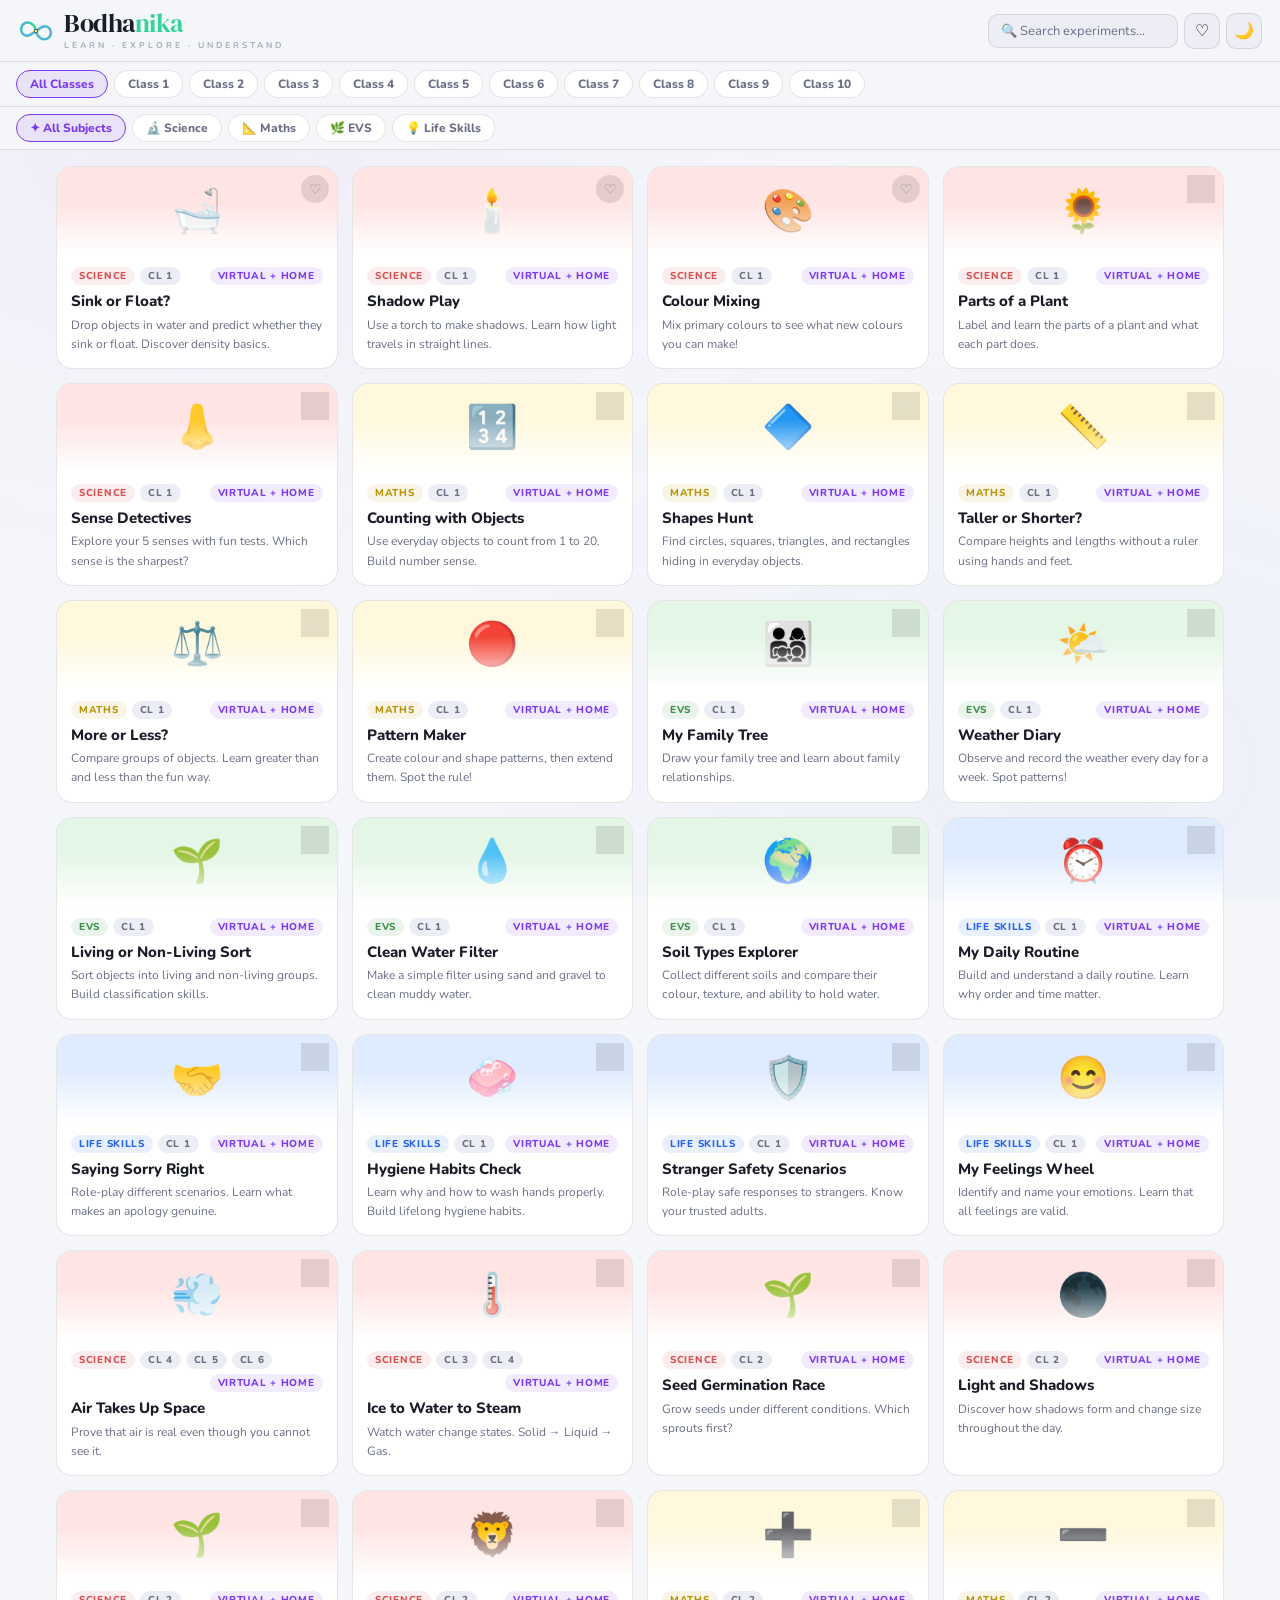
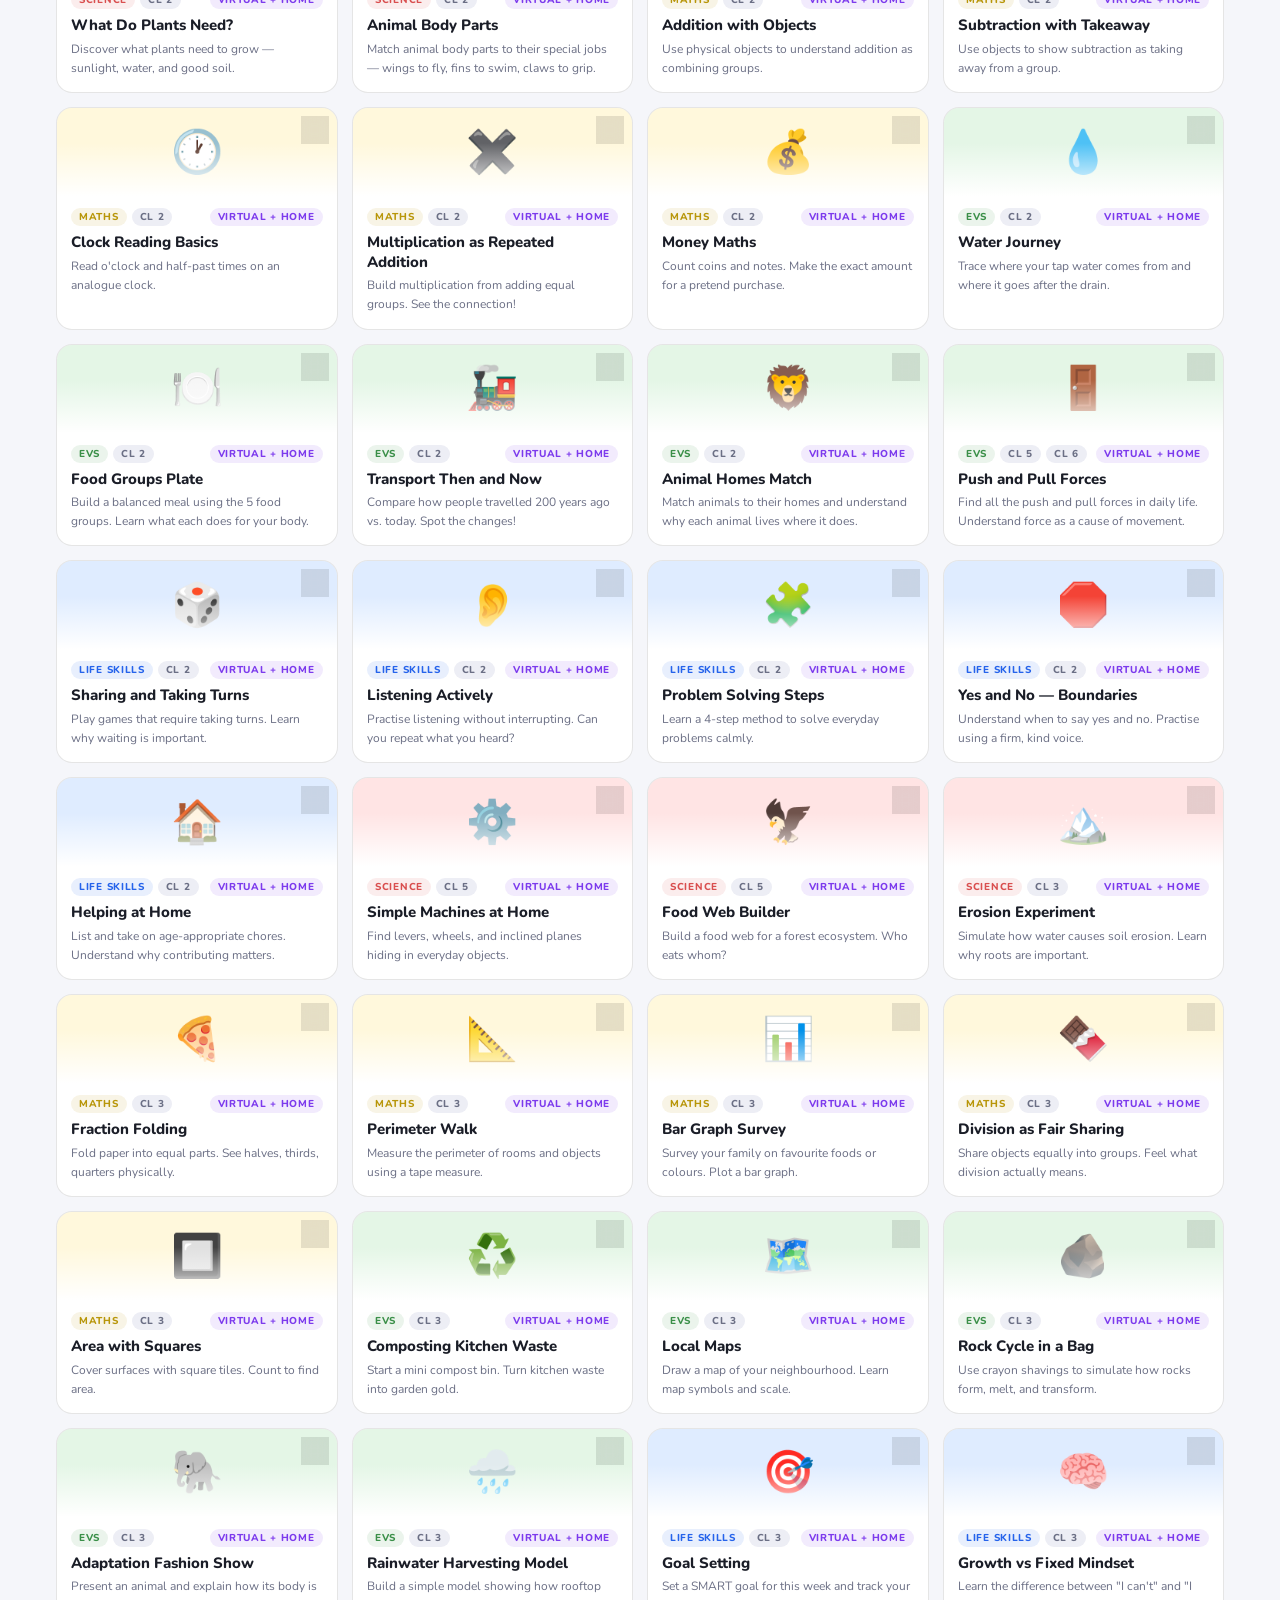
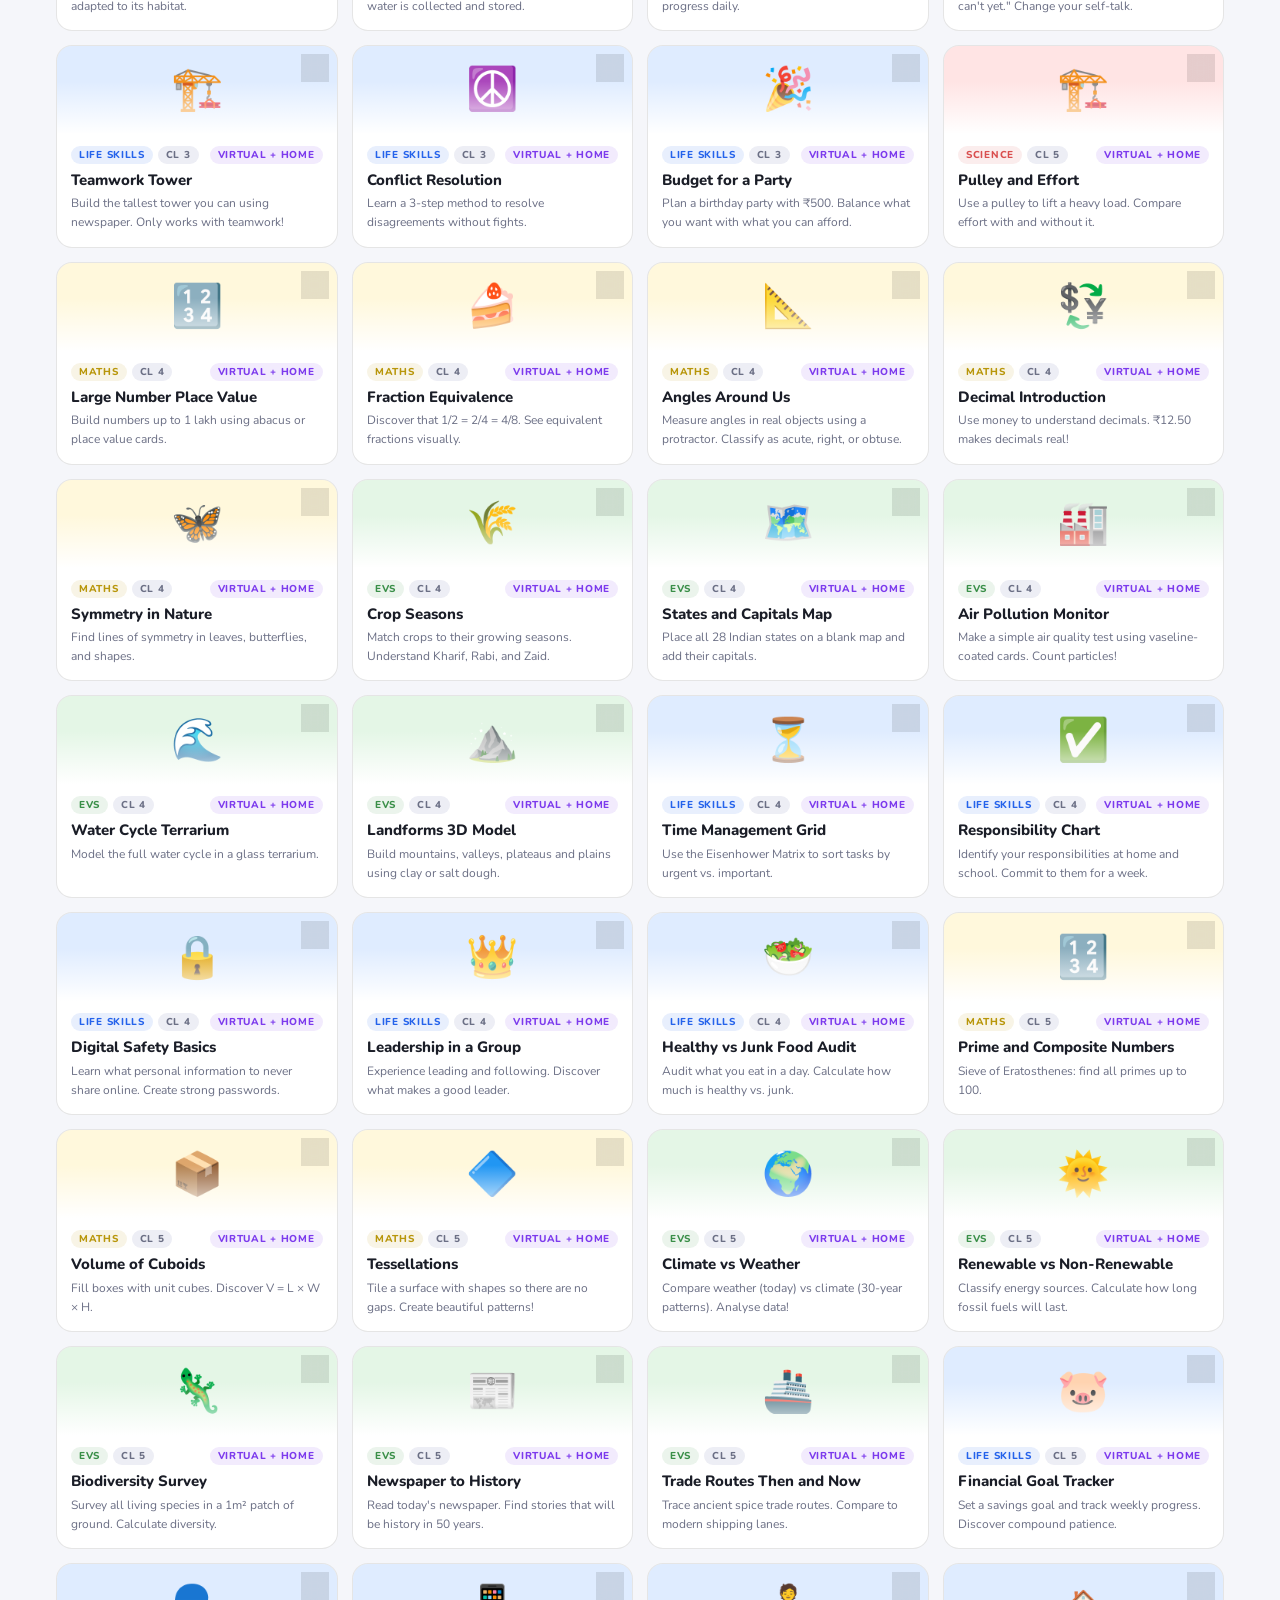
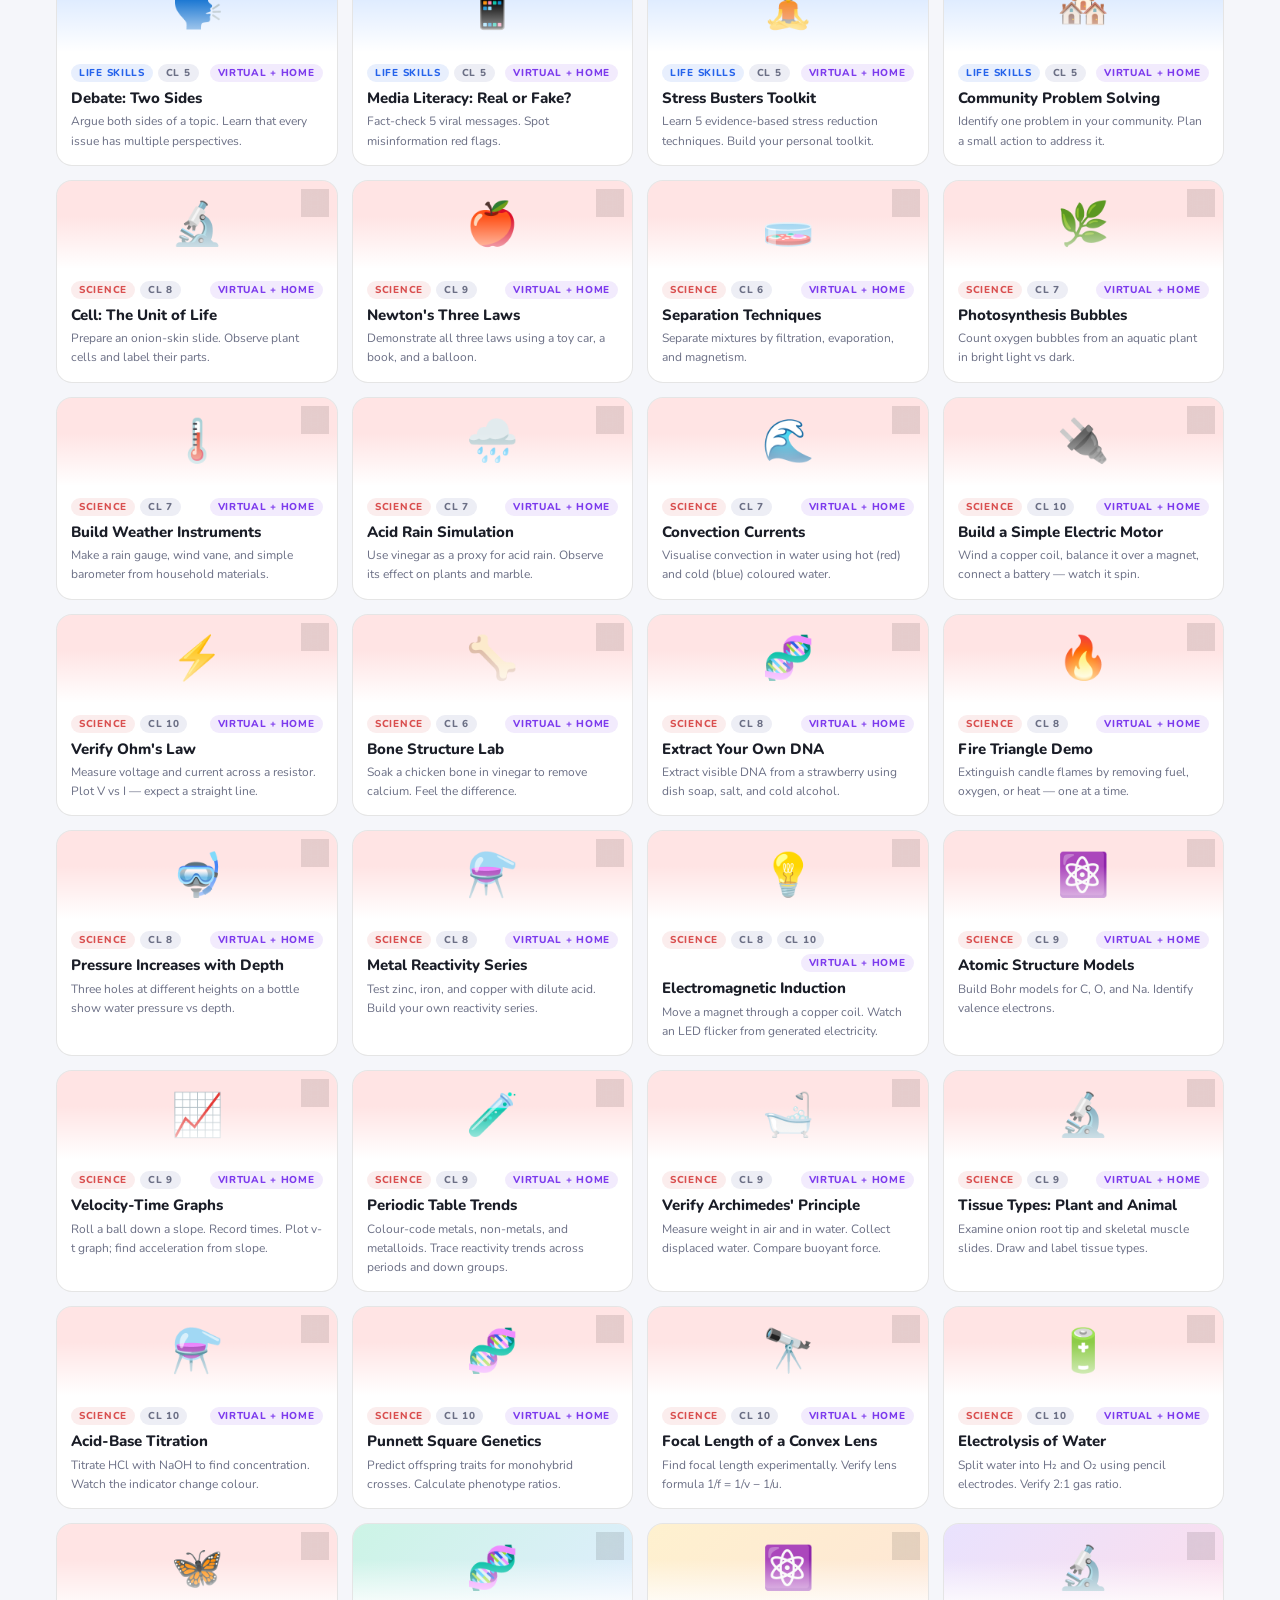
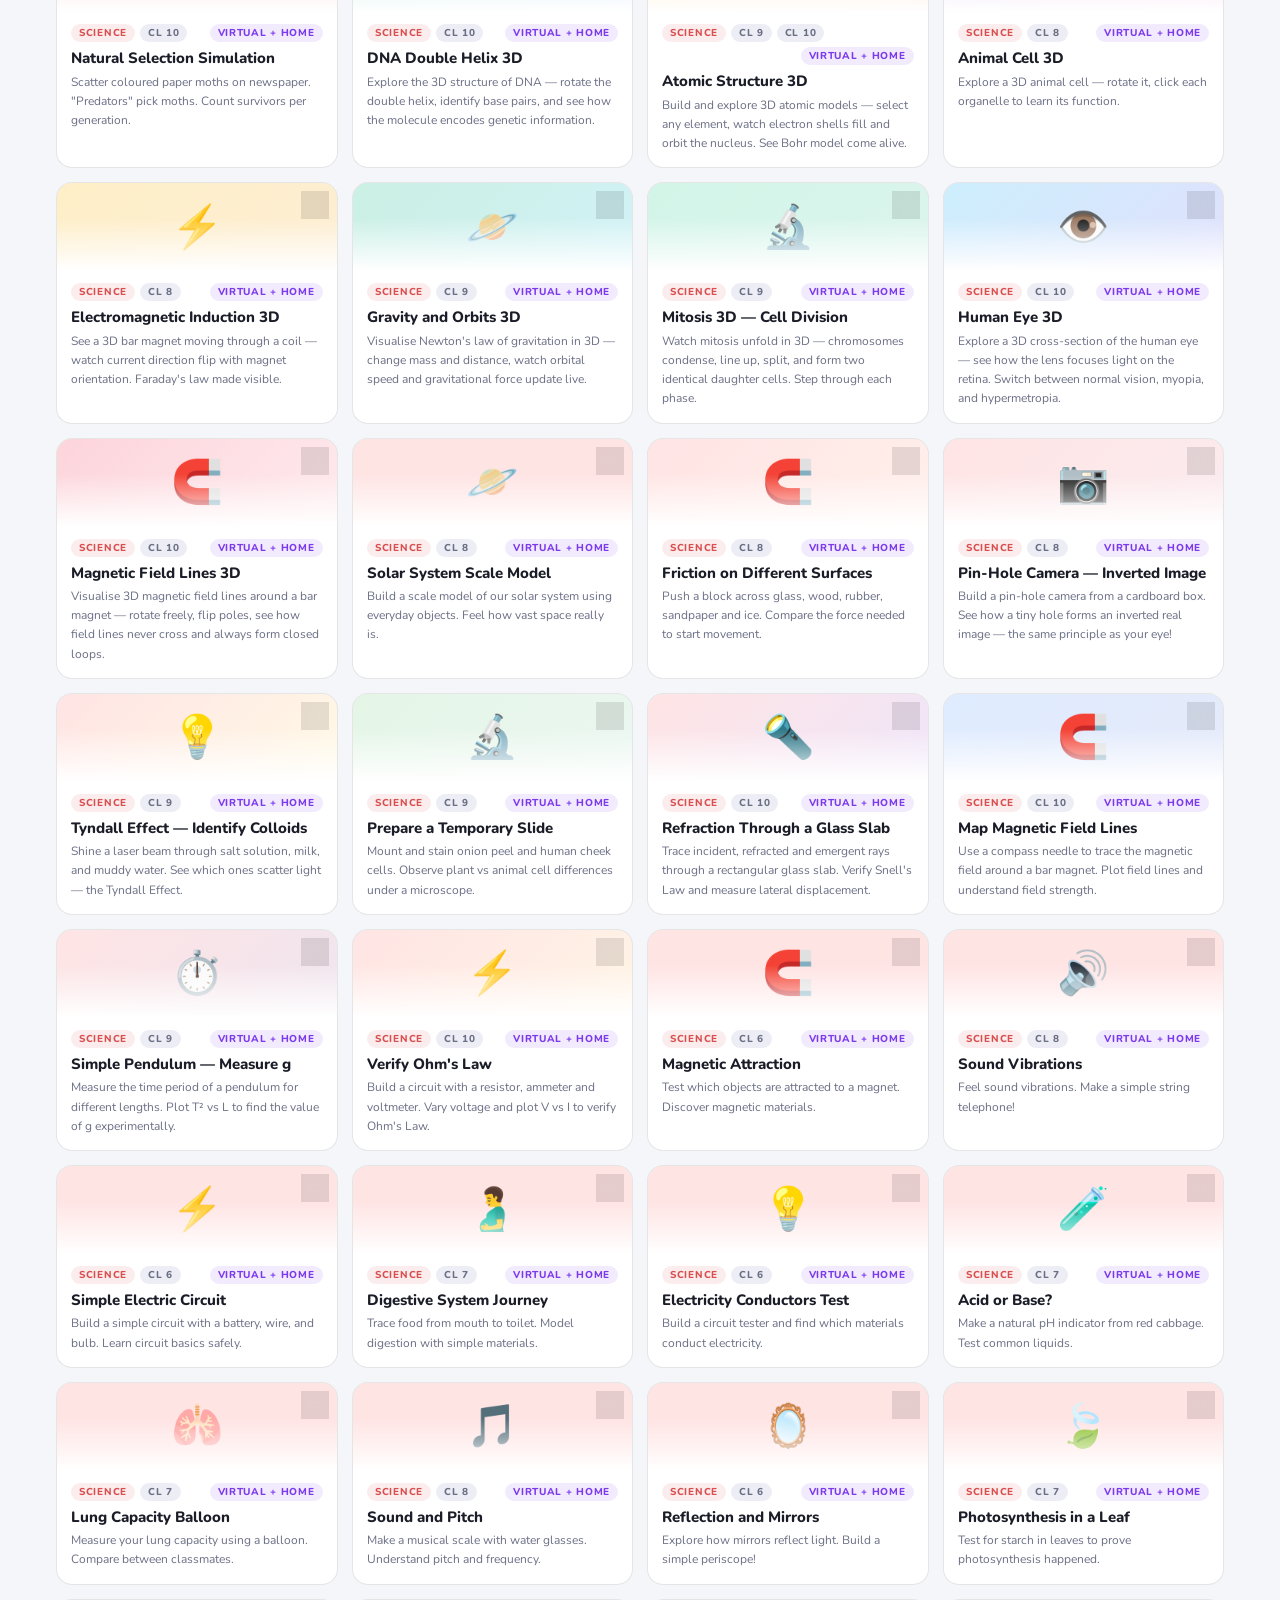
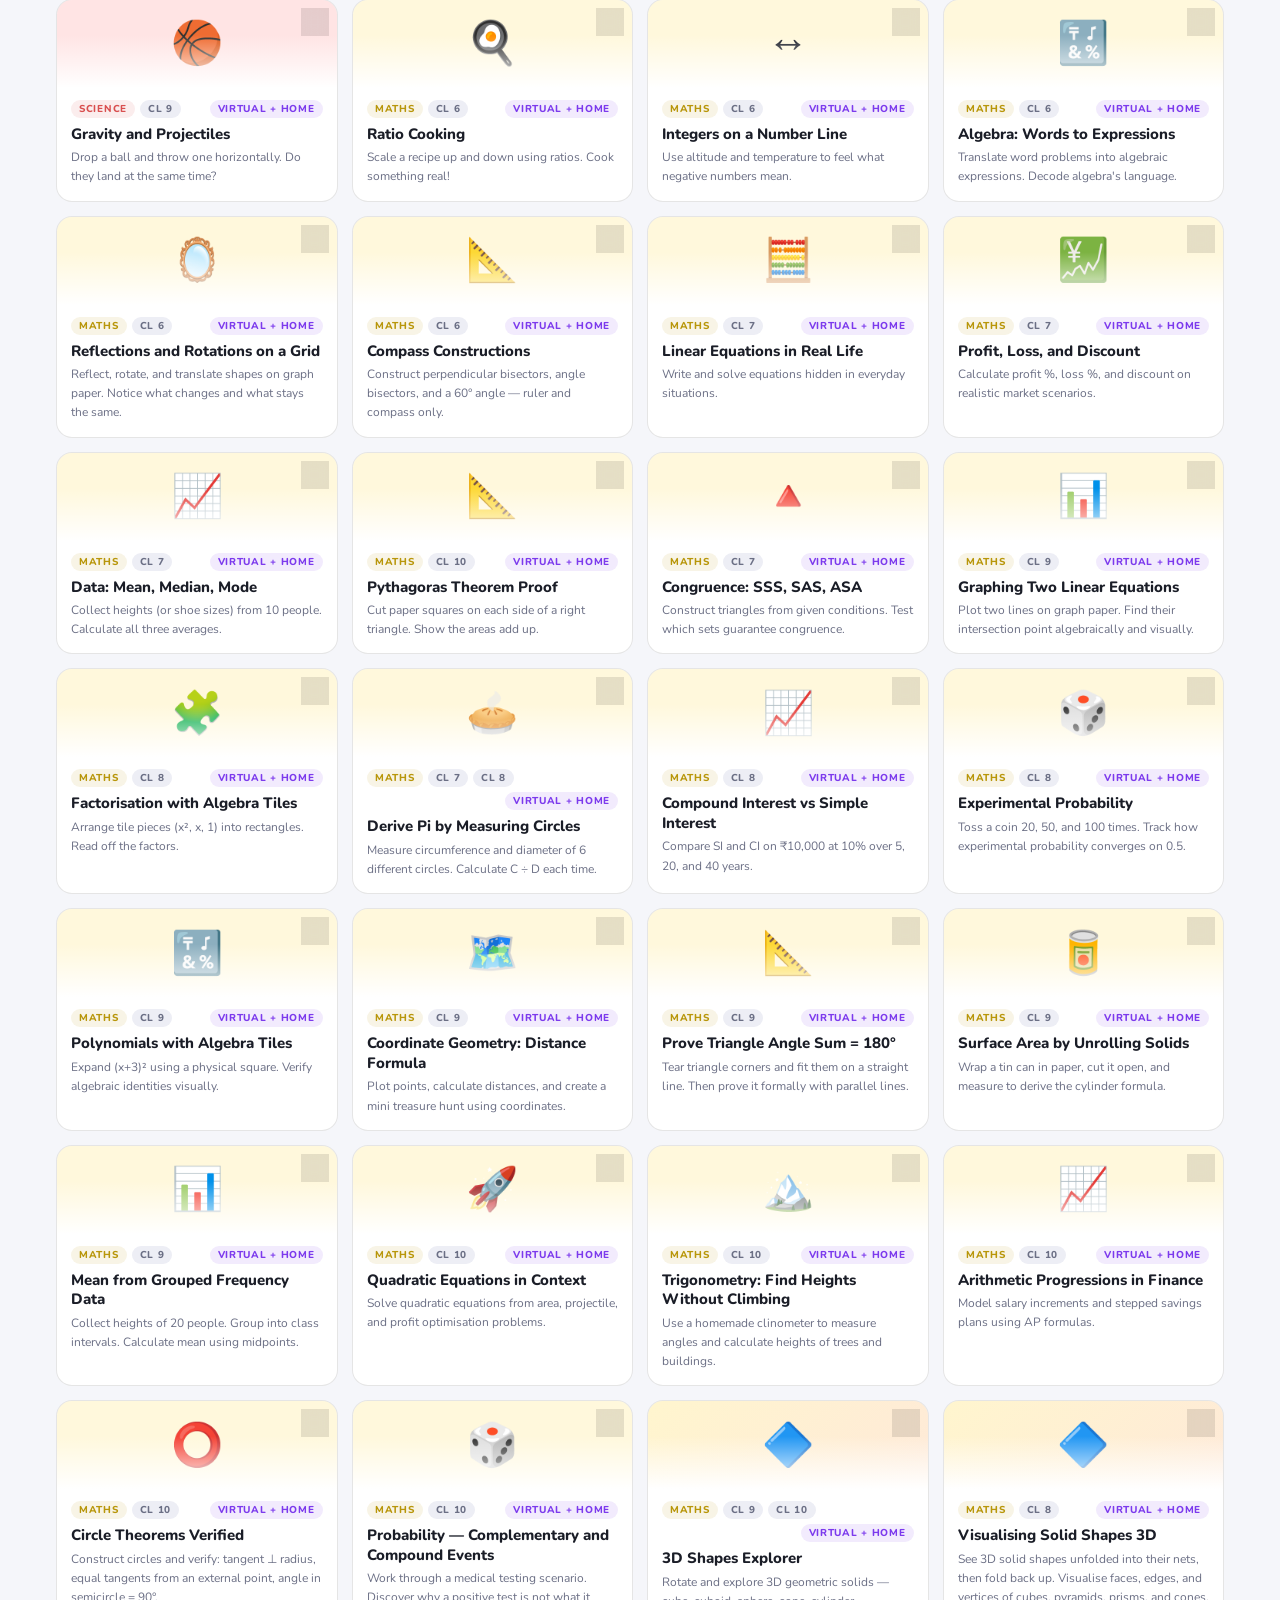
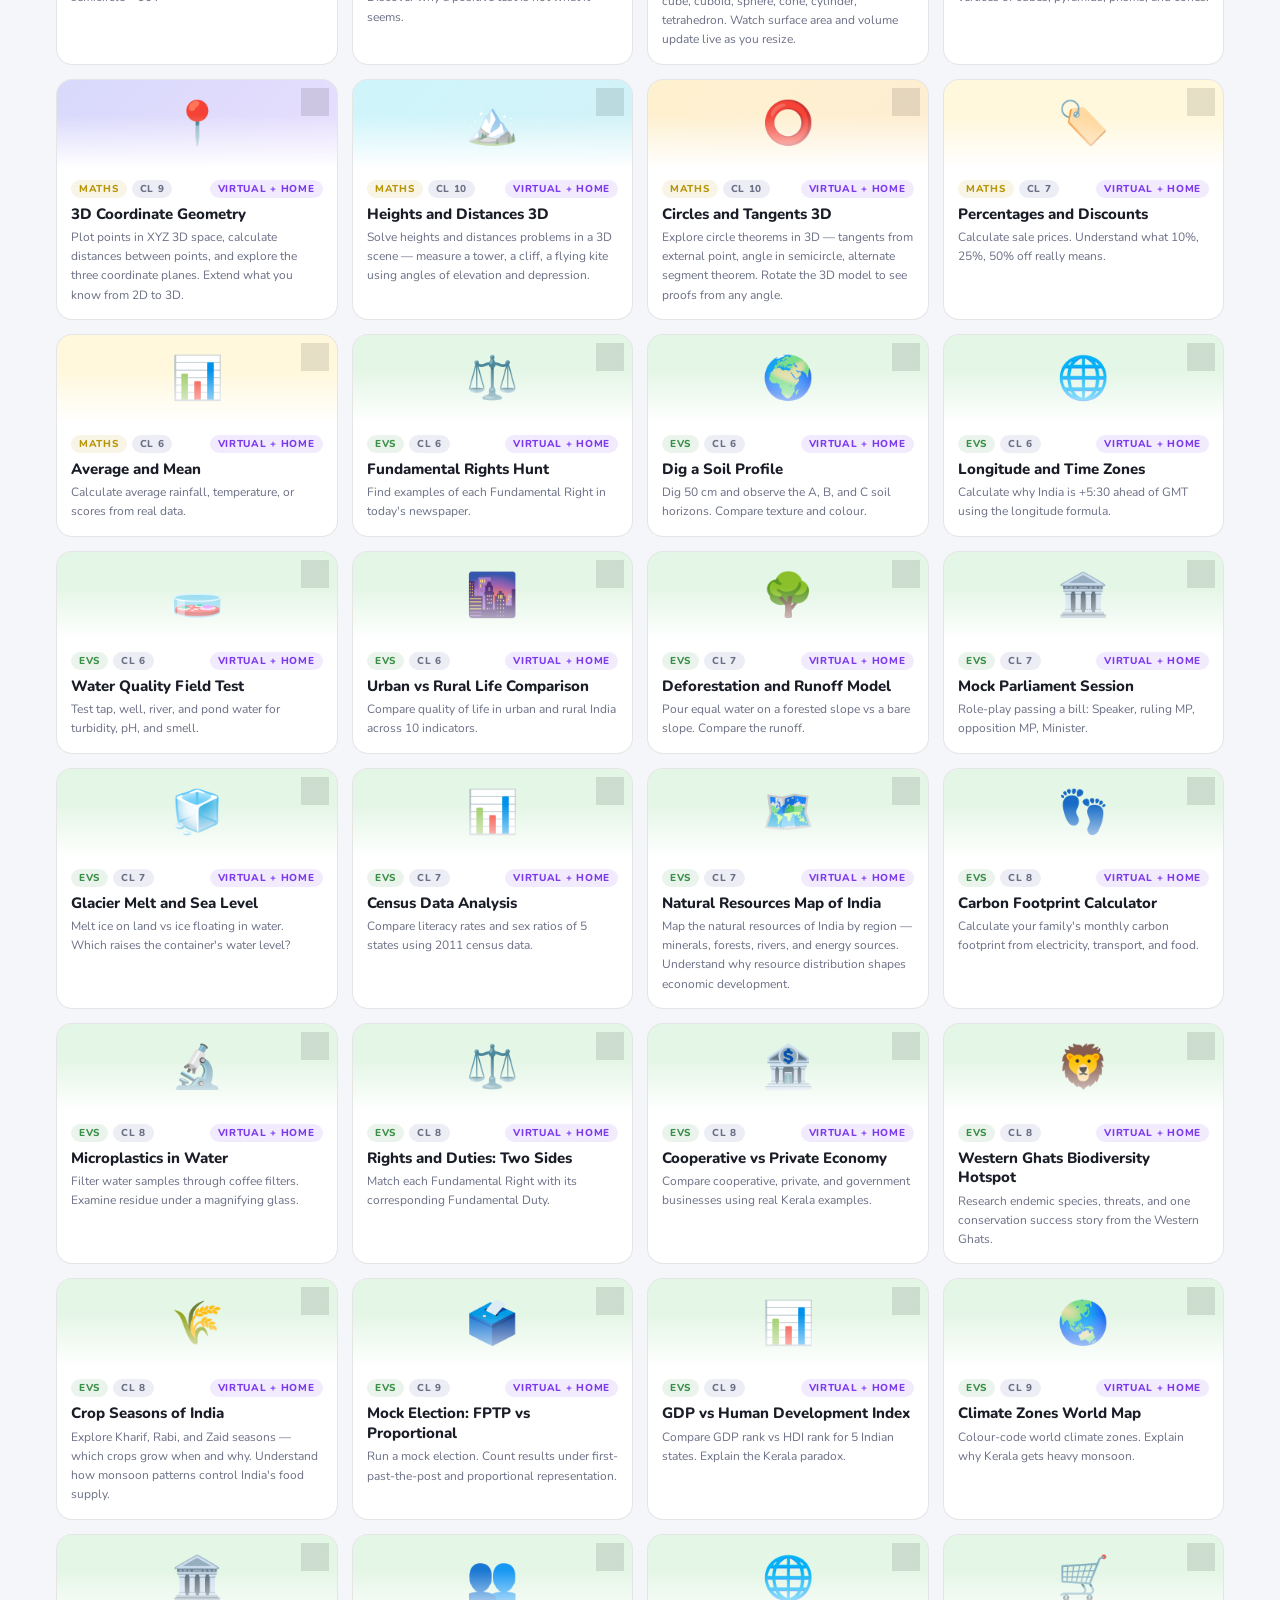
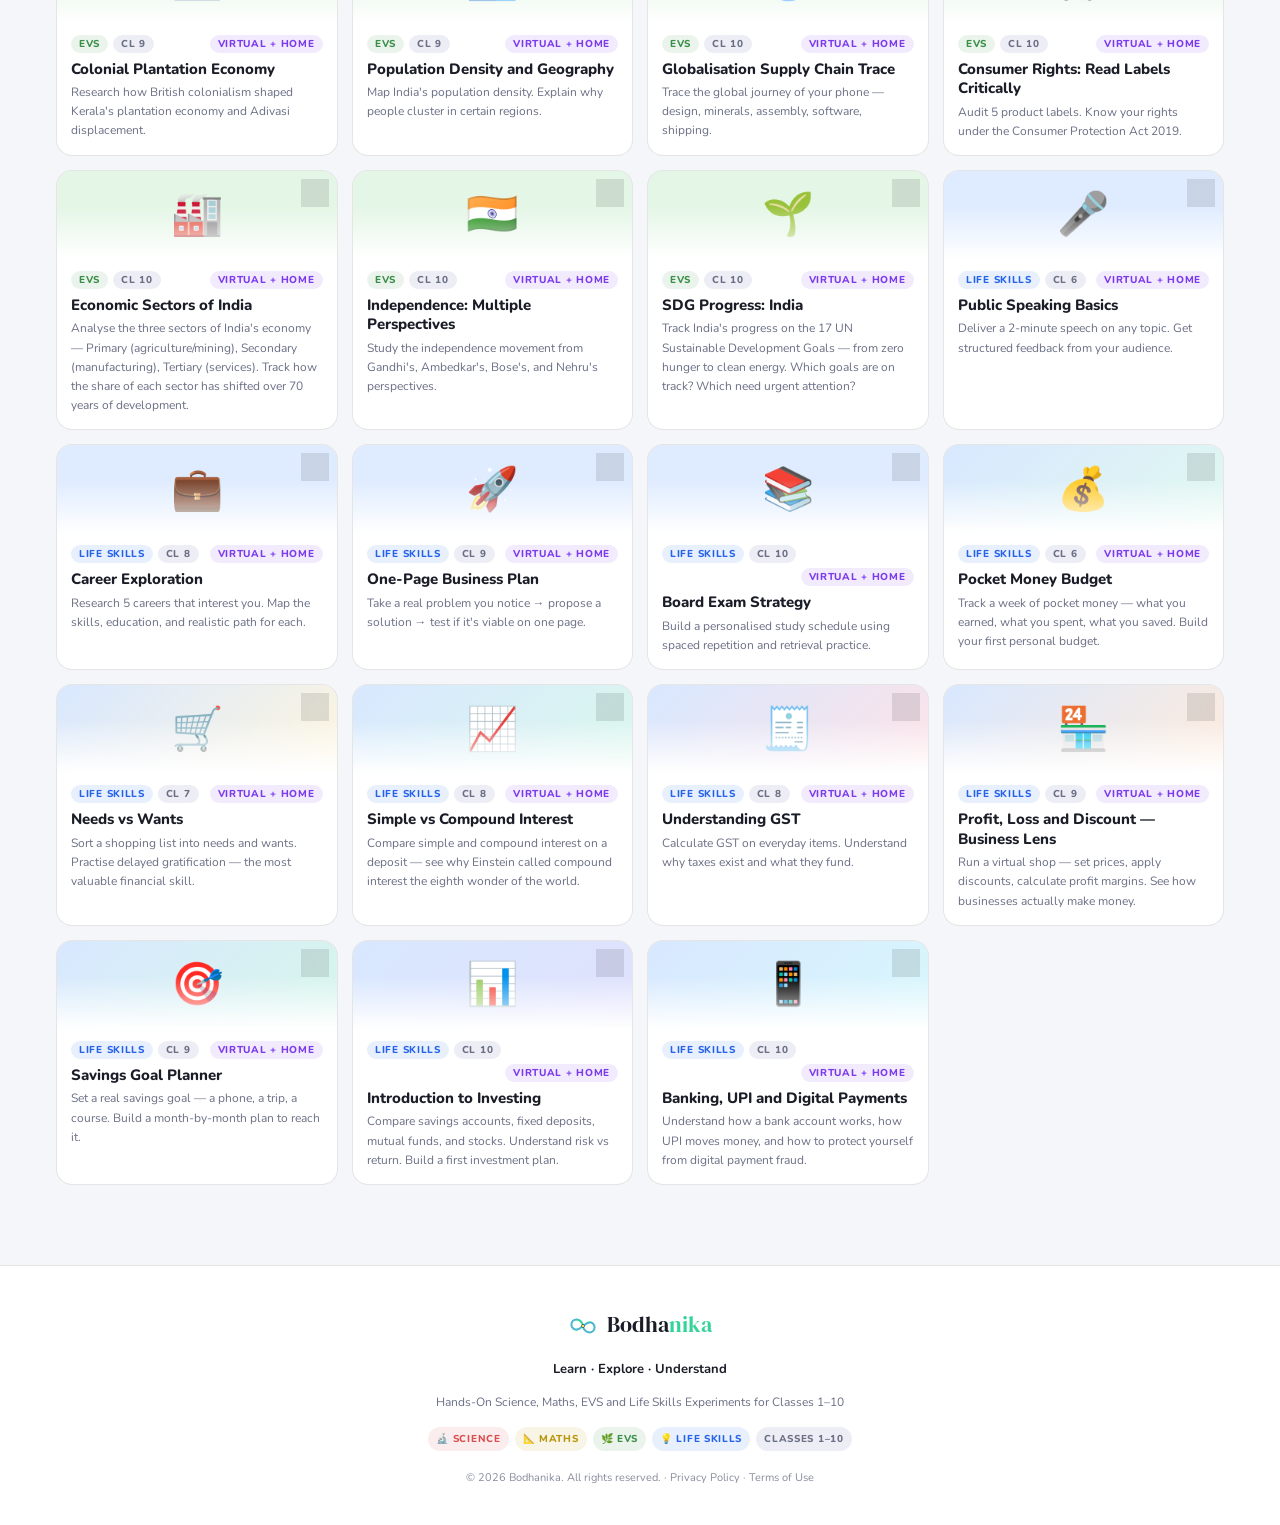
<file: index.html>
<!DOCTYPE html>
<html lang="en" data-theme="light">
<head>
<meta charset="UTF-8">
<meta name="viewport" content="width=device-width, initial-scale=1.0">
<title>Bodhanika | Hands-On Experiments for Classes 1–10</title>
<meta name="description" content="Bodhanika brings Science, Maths, EVS and Life Skills to life through hands-on experiments and interactive simulations for Classes 1–10. Don't just learn it — understand it.">
<meta name="keywords" content="hands-on experiments, practical learning, science experiments for kids, maths activities, EVS projects, Classes 1-10, interactive learning India, learn by doing">
<meta property="og:title" content="Bodhanika — Don't Just Learn It. Understand It.">
<meta property="og:description" content="Hands-On Science and Maths Experiments for Classes 1–10">
<meta property="og:type" content="website">
<link rel="manifest" href="manifest.json">
<link rel="canonical" href="https://bodhanika.in/">
<meta name="theme-color" content="#ffffff">
<meta name="robots" content="index, follow">

<link rel="icon" href="favicon.svg" type="image/svg+xml">
<link rel="apple-touch-icon" href="icon.svg">

<!-- Structured Data -->
<script type="application/ld+json">
{
  "@context": "https://schema.org",
  "@type": "WebApplication",
  "name": "Bodhanika",
  "url": "https://bodhanika.in",
  "description": "Hands-On Science and Maths Experiments for Classes 1–10. Don't just learn it — understand it.",
  "applicationCategory": "EducationalApplication",
  "operatingSystem": "Any",
  "offers": { "@type": "Offer", "price": "0", "priceCurrency": "INR" },
  "audience": {
    "@type": "EducationalAudience",
    "educationalRole": "student",
    "audienceType": "Children aged 6–16, Classes 1–10"
  }
}
</script>

<script type="application/ld+json">
{
  "@context": "https://schema.org",
  "@type": "WebSite",
  "name": "Bodhanika",
  "alternateName": "Bodhanika – Hands-On Learning",
  "url": "https://bodhanika.in",
  "description": "Free hands-on science, maths, EVS and life skills experiments for Classes 1–10 students in India.",
  "inLanguage": "en-IN",
  "potentialAction": {
    "@type": "SearchAction",
    "target": {
      "@type": "EntryPoint",
      "urlTemplate": "https://bodhanika.in/?q={search_term_string}"
    },
    "query-input": "required name=search_term_string"
  }
}
</script>

<script type="application/ld+json">
{
  "@context": "https://schema.org",
  "@type": "Organization",
  "name": "Bodhanika",
  "alternateName": "Bodhanika Education",
  "url": "https://bodhanika.in",
  "logo": "https://bodhanika.in/icon.svg",
  "description": "Bodhanika is a free educational platform offering hands-on experiments and interactive simulations for school students in Classes 1–10, covering Science, Maths, EVS and Life Skills.",
  "foundingDate": "2025",
  "areaServed": "IN",
  "audience": {
    "@type": "EducationalAudience",
    "educationalRole": "student"
  },
  "sameAs": [
    "https://bodhanika.in"
  ]
}
</script>

<!-- ══ OWNER TESTING OPT-OUT ══
     Run in console once to exclude your sessions from analytics:
     localStorage.setItem('bodhanika_owner', '1')
     To re-enable: localStorage.removeItem('bodhanika_owner')
     ══════════════════════════ -->
<script>
  if (localStorage.getItem('bodhanika_owner') === '1') {
    window['ga-disable-G-Z7T5E7CP00'] = true;
    window.__clarityOptOut = true;
  }
</script>

<!-- ══ GOOGLE ANALYTICS 4 ══ -->
<script async src="https://www.googletagmanager.com/gtag/js?id=G-Z7T5E7CP00"></script>
<script>
  window.dataLayer = window.dataLayer || [];
  function gtag(){dataLayer.push(arguments);}
  gtag('js', new Date());
  gtag('config', 'G-Z7T5E7CP00');
</script>

<!-- ══ MICROSOFT CLARITY ══ -->
<script>
  if (!window.__clarityOptOut) {
    (function(c,l,a,r,i,t,y){
      c[a]=c[a]||function(){(c[a].q=c[a].q||[]).push(arguments)};
      t=l.createElement(r);t.async=1;t.src="https://www.clarity.ms/tag/"+i;
      y=l.getElementsByTagName(r)[0];y.parentNode.insertBefore(t,y);
    })(window,document,"clarity","script","w2pfhlkfg7");
  }
</script>

<link rel="preconnect" href="https://fonts.googleapis.com">
<link href="https://fonts.googleapis.com/css2?family=Nunito:wght@400;600;700;800;900&family=Fraunces:ital,opsz,wght@0,9..144,700;0,9..144,900;1,9..144,700&family=DM+Serif+Display:ital@0;1&display=swap" rel="stylesheet">
<link rel="stylesheet" href="css/base.css">
<link rel="stylesheet" href="css/layout.css">
<link rel="stylesheet" href="css/modal.css">
</head>
<body>

<!-- ══ HEADER ══ -->
<header>
  <div class="logo-wrap">
    <a href="/" style="display:flex;align-items:center;gap:10px;text-decoration:none">
      <!-- Infinity knot inline SVG — scales perfectly at any size -->
      <svg xmlns="http://www.w3.org/2000/svg" viewBox="0 0 512 512" width="36" height="36" style="flex-shrink:0">
        <path d="M 256,256 C 256,196 194,136 138,136 C 82,136 44,182 44,232 C 44,292 96,334 150,320 C 198,308 230,268 256,256 C 282,244 314,204 362,192 C 418,178 468,222 468,280 C 468,330 430,374 374,374 C 318,374 256,314 256,256 Z"
          fill="none" stroke="#34D399" stroke-width="36" stroke-linecap="round" stroke-linejoin="round"/>
        <path d="M 138,136 C 96,136 44,170 44,232 C 44,262 60,290 86,306 C 140,342 206,298 256,256 C 306,214 372,170 430,208 C 462,228 468,258 468,280 C 468,342 410,374 374,374 C 318,374 268,330 256,256"
          fill="none" stroke="#60A5FA" stroke-width="22" stroke-linecap="round" stroke-linejoin="round" stroke-dasharray="40,26"/>
        <circle cx="256" cy="256" r="30" fill="#0d1b2a"/>
        <circle cx="256" cy="256" r="22" fill="#FCD34D"/>
        <circle cx="256" cy="256" r="11" fill="#FFFBEB"/>
      </svg>
      <div class="wordmark">
        <div class="logo"><span class="logo-bod">Bodha</span><span class="logo-nika">nika</span></div>
        <div class="logo-sub">Learn &middot; Explore &middot; Understand</div>
      </div>
    </a>
  </div>
  <div class="hdr-right">
    <div class="search-wrap">
      <input class="search-box" id="searchBox" placeholder="🔍 Search experiments…" oninput="applyAll();searchClearBtn()">
      <button class="search-clear" id="searchClearX" onclick="clearSearch()" title="Clear search" style="display:none">✕</button>
    </div>
    <button class="theme-btn mylab-toggle-btn" id="myLabToggleBtn" onclick="toggleMyLabDrawer()" title="My Lab">
      <span class="mylab-hrt">♡</span><span class="mylab-badge" id="myLabBadge" style="display:none">0</span>
    </button>
    <button class="theme-btn" id="themeBtn" onclick="toggleTheme()" title="Toggle theme">🌙</button>
    <button class="theme-btn" id="installBtn" onclick="installPWA()" title="Install App" style="display:none">📲</button>
  </div>
</header>

<!-- ══ CLASS TABS ══ -->
<!-- ══ MY LAB DRAWER ══ -->
<div class="mylab-drawer" id="myLabDrawer">
  <div class="mylab-drawer-inner">
    <div class="mylab-drawer-hdr">
      <span>♥ My Lab</span>
      <button class="mylab-close-btn" onclick="toggleMyLabDrawer()">✕</button>
    </div>
    <div class="mylab-drawer-body" id="myLabDrawerBody">
      <div class="mylab-empty" id="myLabEmpty">
        <div style="font-size:40px;margin-bottom:10px">♡</div>
        <div>Tap ♡ on any experiment to save it here.</div>
      </div>
      <div class="mylab-grid" id="myLabGrid"></div>
    </div>
  </div>
</div>
<div class="mylab-backdrop" id="myLabBackdrop" onclick="toggleMyLabDrawer()"></div>

<div class="class-nav">
  <div class="ctab active" onclick="setClass('All',this)">All Classes</div>
  <div class="ctab" onclick="setClass('1',this)">Class 1</div>
  <div class="ctab" onclick="setClass('2',this)">Class 2</div>
  <div class="ctab" onclick="setClass('3',this)">Class 3</div>
  <div class="ctab" onclick="setClass('4',this)">Class 4</div>
  <div class="ctab" onclick="setClass('5',this)">Class 5</div>
  <div class="ctab" onclick="setClass('6',this)">Class 6</div>
  <div class="ctab" onclick="setClass('7',this)">Class 7</div>
  <div class="ctab" onclick="setClass('8',this)">Class 8</div>
  <div class="ctab" onclick="setClass('9',this)">Class 9</div>
  <div class="ctab" onclick="setClass('10',this)">Class 10</div>
</div>

<!-- ══ SUBJECT FILTER ══ -->
<div class="sub-nav">
  <div class="stab active" data-s="All"        onclick="setSub('All',this)">✦ All Subjects</div>
  <div class="stab" data-s="Science"           onclick="setSub('Science',this)">🔬 Science</div>
  <div class="stab" data-s="Maths"             onclick="setSub('Maths',this)">📐 Maths</div>
  <div class="stab" data-s="EVS"               onclick="setSub('EVS',this)">🌿 EVS</div>
  <div class="stab" data-s="Life Skills"       onclick="setSub('Life Skills',this)">💡 Life Skills</div>
  <!-- Maths mode toggle — only visible when Maths is selected -->
  <div class="maths-mode-wrap" id="mathsModeWrap" style="display:none;margin-left:auto;align-items:center;gap:0">
    <div class="maths-mode-toggle" id="mathsModeToggle">
      <button class="mmt-btn active" id="mmtExp" onclick="setMathsMode('experiments')">⚗ Experiments</button>
      <button class="mmt-btn"        id="mmtTip" onclick="setMathsMode('tips')">⚡ Tips &amp; Tricks</button>
    </div>
  </div>
</div>

<!-- ══ EXPERIMENT GRID ══ -->
<div class="grid" id="grid"></div>

<!-- ══ MODAL ══ -->
<div class="overlay" id="overlay" onclick="closeCheck(event)">
  <div class="modal" id="modal">
    <div class="modal-hdr">
      <div class="m-icon" id="mIcon"></div>
      <div class="m-titles">
        <div class="m-title" id="mTitle"></div>
        <div class="m-tags" id="mTags"></div>
      </div>
      <button id="mShare" class="m-share" title="Share experiment">🔗 Share</button>
      <div class="m-close" onclick="closeModal()">✕</div>
    </div>
    <div class="mode-toggle">
      <button class="mbtn active" id="bVirt" onclick="switchMode('v')">🖥️ Try Virtually</button>
      <button class="mbtn"        id="bHome" onclick="switchMode('h')">🏠 Do at Home</button>
    </div>
    <div class="modal-body" id="modalBody"></div>
  </div>
</div>

<!-- ══ FOOTER ══ -->
<footer class="site-footer">
  <div style="display:flex;align-items:center;justify-content:center;gap:10px;margin-bottom:6px">
    <svg xmlns="http://www.w3.org/2000/svg" viewBox="0 0 512 512" width="28" height="28">
      <path d="M 256,256 C 256,196 194,136 138,136 C 82,136 44,182 44,232 C 44,292 96,334 150,320 C 198,308 230,268 256,256 C 282,244 314,204 362,192 C 418,178 468,222 468,280 C 468,330 430,374 374,374 C 318,374 256,314 256,256 Z"
        fill="none" stroke="#34D399" stroke-width="36" stroke-linecap="round" stroke-linejoin="round"/>
      <path d="M 138,136 C 96,136 44,170 44,232 C 44,262 60,290 86,306 C 140,342 206,298 256,256 C 306,214 372,170 430,208 C 462,228 468,258 468,280 C 468,342 410,374 374,374 C 318,374 268,330 256,256"
        fill="none" stroke="#60A5FA" stroke-width="22" stroke-linecap="round" stroke-linejoin="round" stroke-dasharray="40,26"/>
      <circle cx="256" cy="256" r="30" fill="#0d1b2a"/>
      <circle cx="256" cy="256" r="22" fill="#FCD34D"/>
      <circle cx="256" cy="256" r="11" fill="#FFFBEB"/>
    </svg>
    <div class="footer-logo"><span class="logo-bod">Bodha</span><span class="logo-nika">nika</span></div>
  </div>
  <div class="footer-tagline">Learn &middot; Explore &middot; Understand</div>
  <div class="footer-desc">
    Hands-On Science, Maths, EVS and Life Skills Experiments for Classes 1–10
  </div>
  <div class="footer-tags">
    <span class="tag tag-sci">🔬 Science</span>
    <span class="tag tag-math">📐 Maths</span>
    <span class="tag tag-evs">🌿 EVS</span>
    <span class="tag tag-life">💡 Life Skills</span>
    <span class="tag tag-cls">Classes 1–10</span>
  </div>
  <div class="footer-copy">
    © 2026 Bodhanika. All rights reserved. ·
    <a href="/privacy.html" style="color:var(--muted);text-decoration:none;">Privacy Policy</a> ·
    <a href="/terms.html" style="color:var(--muted);text-decoration:none;">Terms of Use</a>
  </div>
</footer>

<!-- ══ DATA ══ -->
<script src="js/data-1-5.js"></script>
<script src="js/data-6-10-science.js"></script>
<script src="js/data-6-10-maths.js"></script>
<script src="js/data-6-10-evs-life.js"></script>
<script src="js/data.js"></script>

<!-- ══ APP LOGIC ══ -->
<script src="js/sims.js"></script>
<script src="js/sims-3d.js"></script>
<script src="js/modal.js"></script>
<script src="js/app.js"></script>
<script src="js/data-maths-tips.js"></script>
<script src="js/tips.js"></script>
<script src="js/favourites.js"></script>
<script src="js/fullscreen.js"></script>

<script>
window.clearSearch = function() {
  var box = document.getElementById('searchBox');
  if (box) { box.value = ''; window.applyAll(); searchClearBtn(); box.focus(); }
};
window.searchClearBtn = function() {
  var btn = document.getElementById('searchClearX');
  var box = document.getElementById('searchBox');
  if (btn && box) btn.style.display = box.value ? 'flex' : 'none';
};
</script>

<!-- ══ THEME TOGGLE ══ -->
<script>
(function() {
  var saved = localStorage.getItem('bodhanika-theme') || 'light';
  document.documentElement.setAttribute('data-theme', saved);
  document.getElementById('themeBtn').textContent = saved === 'dark' ? '☀️' : '🌙';
})();

window.toggleTheme = function() {
  var current = document.documentElement.getAttribute('data-theme');
  var next = current === 'dark' ? 'light' : 'dark';
  document.documentElement.setAttribute('data-theme', next);
  localStorage.setItem('bodhanika-theme', next);
  document.getElementById('themeBtn').textContent = next === 'dark' ? '☀️' : '🌙';
};
</script>

<!-- ══ UPDATE TOAST ══ -->
<div id="updateToast" style="
  display:none; position:fixed; bottom:20px; left:50%; transform:translateX(-50%);
  background:var(--acc); color:white; border-radius:14px;
  padding:12px 20px; font-size:13px; font-weight:700;
  box-shadow:0 8px 32px rgba(0,0,0,.3); z-index:9999;
  display:none; align-items:center; gap:12px; white-space:nowrap;
  animation:slideUp .3s ease;
" id="updateToast">
  <span>🔄 New version available!</span>
  <button onclick="applyUpdate()" style="
    background:white; color:var(--acc); border:none; border-radius:8px;
    padding:5px 12px; font-size:12px; font-weight:800; cursor:pointer;
  ">Refresh</button>
  <button onclick="dismissUpdate()" style="
    background:transparent; border:none; color:white;
    font-size:16px; cursor:pointer; padding:0 4px; line-height:1;
  ">✕</button>
</div>

<!-- ══ PWA SERVICE WORKER ══ -->
<script>
/* ── Deep link: open experiment/tip from URL hash ── */
function handleHash() {
  var hash = location.hash.slice(1);
  if (!hash) return;
  var attempts = 0;
  var check = setInterval(function() {
    attempts++;
    if (window.EXP_MAP && window.EXP_MAP[hash]) {
      clearInterval(check);
      window.openModal(hash);
    } else if (window.TIPS_MAP && window.TIPS_MAP[hash]) {
      clearInterval(check);
      window.openTipModal(hash);
    } else if (attempts > 60) {
      clearInterval(check);
    }
  }, 50);
}
window.addEventListener('hashchange', function() {
  var hash = location.hash.slice(1);
  if (!hash) { window.closeModal && window.closeModal(); return; }
  if (window.EXP_MAP && window.EXP_MAP[hash]) window.openModal(hash);
  else if (window.TIPS_MAP && window.TIPS_MAP[hash]) window.openTipModal(hash);
});
window.addEventListener('load', handleHash);
</script>

<script>
(function() {
  if (!('serviceWorker' in navigator)) return;

  /* Force-clear any stale SW registrations before re-registering.
     This guarantees fresh files on every hard refresh. */
  navigator.serviceWorker.getRegistrations().then(function(regs) {
    var stale = regs.filter(function(r) {
      /* Keep only the current SW scope */
      return r.scope !== location.origin + '/';
    });
    return Promise.all(stale.map(function(r) { return r.unregister(); }));
  });

  var newWorker = null;

  navigator.serviceWorker.register('/sw.js').then(function(reg) {

    /* Check for updates every 60 seconds while page is open */
    setInterval(function() { reg.update(); }, 60000);

    /* A new service worker is waiting to activate */
    reg.addEventListener('updatefound', function() {
      var installing = reg.installing;
      installing.addEventListener('statechange', function() {
        if (installing.state === 'installed' && navigator.serviceWorker.controller) {
          newWorker = installing;
          showUpdateToast();
        }
      });
    });

  }).catch(function(err) {
    console.log('SW registration failed:', err);
  });

  /* When new SW takes control, reload the page */
  navigator.serviceWorker.addEventListener('controllerchange', function() {
    window.location.reload();
  });

  window.showUpdateToast = function() {
    var t = document.getElementById('updateToast');
    if (t) { t.style.display = 'flex'; }
  };

  window.applyUpdate = function() {
    if (newWorker) {
      newWorker.postMessage('SKIP_WAITING');
    } else {
      window.location.reload();
    }
    dismissUpdate();
  };

  window.dismissUpdate = function() {
    var t = document.getElementById('updateToast');
    if (t) t.style.display = 'none';
  };

  /* ── PWA Install prompt ── */
  var deferredPrompt = null;

  window.addEventListener('beforeinstallprompt', function(e) {
    e.preventDefault();
    deferredPrompt = e;
    showInstallBtn();
  });

  window.addEventListener('appinstalled', function() {
    deferredPrompt = null;
    hideInstallBtn();
  });

  window.showInstallBtn = function() {
    var btn = document.getElementById('installBtn');
    if (btn) btn.style.display = 'flex';
  };

  window.hideInstallBtn = function() {
    var btn = document.getElementById('installBtn');
    if (btn) btn.style.display = 'none';
  };

  window.installPWA = function() {
    if (!deferredPrompt) return;
    deferredPrompt.prompt();
    deferredPrompt.userChoice.then(function(choice) {
      deferredPrompt = null;
      hideInstallBtn();
    });
  };

})();
</script>

<script>
/* ── Slider track fill ── */
function initSlider(s) {
  var min = parseFloat(s.min)||0, max = parseFloat(s.max)||100, val = parseFloat(s.value)||0;
  s.style.setProperty('--val', ((val-min)/(max-min)*100).toFixed(1)+'%');
}
/* Update on drag */
document.addEventListener('input', function(e) {
  if (e.target.type !== 'range') return;
  var min = parseFloat(e.target.min)||0, max = parseFloat(e.target.max)||100, val = parseFloat(e.target.value)||0;
  e.target.style.setProperty('--val', ((val-min)/(max-min)*100).toFixed(1)+'%');
}, true);
/* Init all sliders present at load */
document.addEventListener('DOMContentLoaded', function() {
  document.querySelectorAll('input[type=range]').forEach(initSlider);
});
/* Init dynamically injected sliders (sim modals inject sliders into DOM) */
new MutationObserver(function(mutations) {
  mutations.forEach(function(m) {
    m.addedNodes.forEach(function(node) {
      if (node.nodeType !== 1) return;
      if (node.matches && node.matches('input[type=range]')) { initSlider(node); return; }
      node.querySelectorAll && node.querySelectorAll('input[type=range]').forEach(initSlider);
    });
  });
}).observe(document.body, { childList:true, subtree:true });
</script>

</body>
</html>
</file>
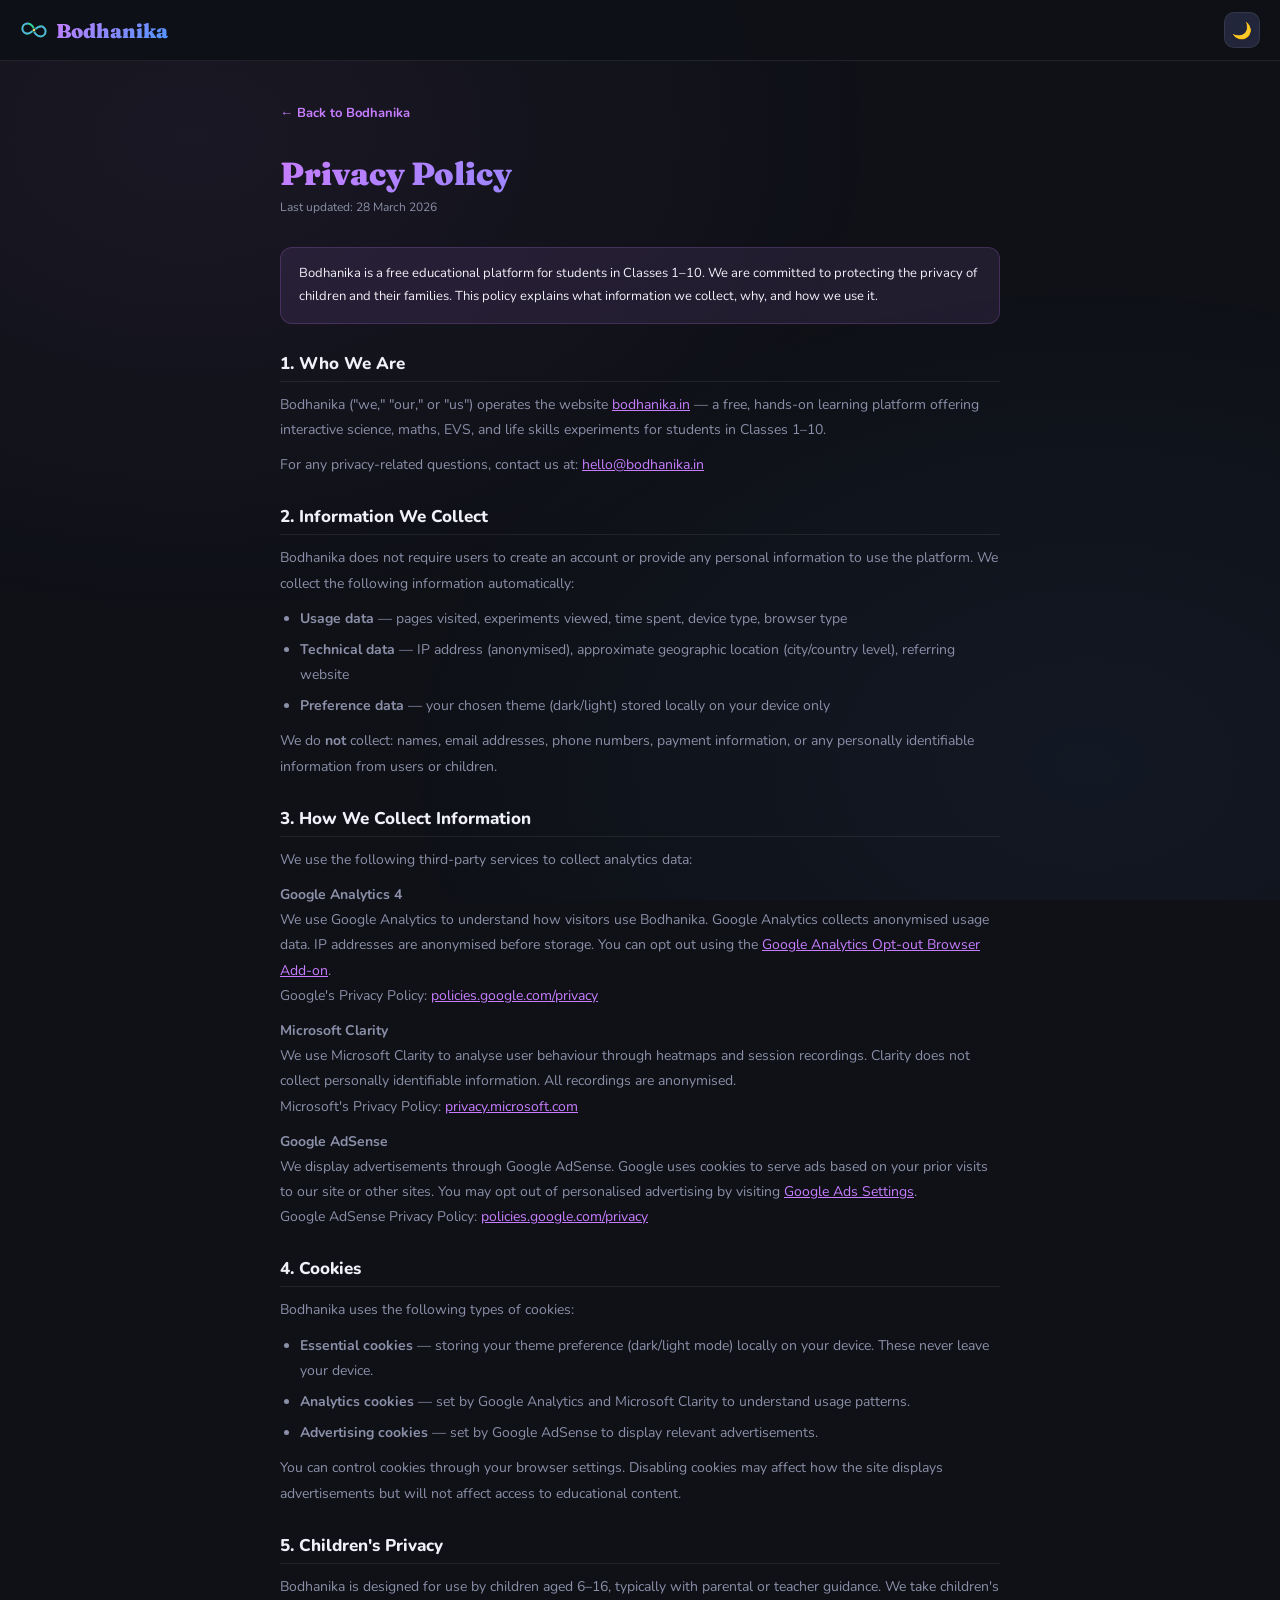
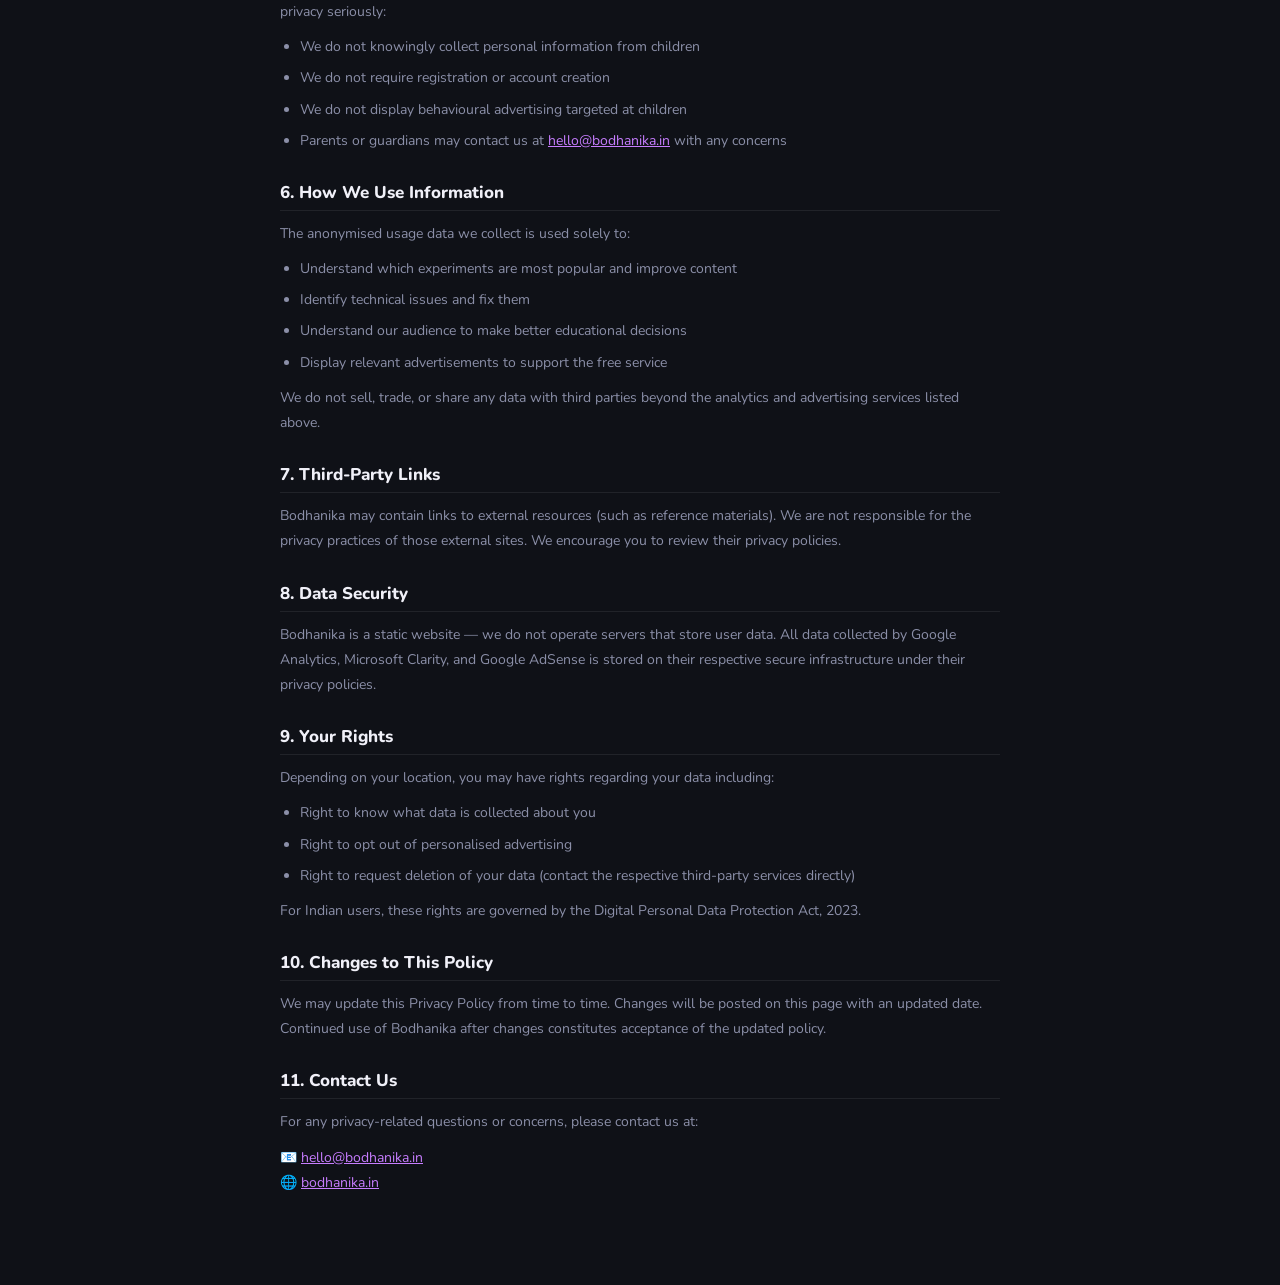
<file: privacy.html>
<!DOCTYPE html>
<html lang="en" data-theme="dark">
<head>
<meta charset="UTF-8">
<meta name="viewport" content="width=device-width, initial-scale=1.0">
<title>Privacy Policy — Bodhanika</title>
<meta name="description" content="Privacy Policy for Bodhanika — Hands-On Experiments for Classes 1–10.">
<meta name="robots" content="index, follow">
<link rel="icon" href="data:image/svg+xml,<svg xmlns='http://www.w3.org/2000/svg' viewBox='0 0 100 100'><text y='.9em' font-size='90'>🔬</text></svg>">
<link rel="preconnect" href="https://fonts.googleapis.com">
<link href="https://fonts.googleapis.com/css2?family=Nunito:wght@400;600;700;800&family=Fraunces:wght@700;900&display=swap" rel="stylesheet">
<link rel="stylesheet" href="css/base.css">
<style>
  .page-wrap {
    max-width: 760px; margin: 0 auto;
    padding: 40px 20px 80px;
    position: relative; z-index: 5;
  }
  .back-link {
    display: inline-flex; align-items: center; gap: 6px;
    color: var(--acc); text-decoration: none;
    font-size: 13px; font-weight: 700; margin-bottom: 32px;
  }
  .back-link:hover { opacity: .8; }
  h1 {
    font-family: 'Fraunces', serif; font-size: 32px; font-weight: 900;
    background: linear-gradient(135deg, var(--acc), var(--life));
    -webkit-background-clip: text; -webkit-text-fill-color: transparent;
    margin-bottom: 6px;
  }
  .updated {
    font-size: 12px; color: var(--muted); margin-bottom: 32px;
  }
  h2 {
    font-size: 17px; font-weight: 800; color: var(--text);
    margin: 28px 0 10px; padding-bottom: 6px;
    border-bottom: 1px solid var(--border);
  }
  p, li {
    font-size: 14px; line-height: 1.8; color: var(--muted);
    margin-bottom: 10px;
  }
  ul { padding-left: 20px; margin-bottom: 10px; }
  li { margin-bottom: 6px; }
  a { color: var(--acc); }
  .highlight {
    background: var(--acc-dim); border: 1px solid rgba(199,125,255,.2);
    border-radius: 12px; padding: 14px 18px; margin: 16px 0;
    font-size: 13px; line-height: 1.8; color: var(--text);
  }
  header {
    position: sticky; top: 0; z-index: 100;
    background: rgba(15,17,23,0.92); backdrop-filter: blur(16px);
    border-bottom: 1px solid var(--border);
    padding: 12px 20px; display: flex; align-items: center; gap: 12px;
  }
  [data-theme="light"] header { background: rgba(245,246,250,0.95); }
  .logo {
    font-family: 'Fraunces', serif; font-size: 20px; font-weight: 900;
    background: linear-gradient(135deg, var(--acc), var(--life));
    -webkit-background-clip: text; -webkit-text-fill-color: transparent;
    text-decoration: none;
  }

  /* ── Light theme overrides ── */
  [data-theme="light"] h1 {
    background: linear-gradient(135deg, var(--acc), var(--life));
    -webkit-background-clip: text; -webkit-text-fill-color: transparent;
  }
  [data-theme="light"] h2 { color: var(--text); border-color: var(--border); }
  [data-theme="light"] p,
  [data-theme="light"] li { color: var(--muted); }
  [data-theme="light"] .highlight {
    background: var(--acc-dim);
    border-color: rgba(124,58,237,0.2);
    color: var(--text);
  }
  [data-theme="light"] .back-link { color: var(--acc); }
  [data-theme="light"] a { color: var(--acc); }
</style>
<script>
(function() {
  var saved = localStorage.getItem('bodhanika-theme') || 'dark';
  document.documentElement.setAttribute('data-theme', saved);
})();
</script>
</head>
<body>

<header>
  <a href="/" style="display:flex;align-items:center;gap:8px;text-decoration:none"><svg xmlns="http://www.w3.org/2000/svg" viewBox="0 0 512 512" width="28" height="28"><path d="M 256,256 C 256,196 194,136 138,136 C 82,136 44,182 44,232 C 44,292 96,334 150,320 C 198,308 230,268 256,256 C 282,244 314,204 362,192 C 418,178 468,222 468,280 C 468,330 430,374 374,374 C 318,374 256,314 256,256 Z" fill="none" stroke="#34D399" stroke-width="36" stroke-linecap="round" stroke-linejoin="round"/><path d="M 138,136 C 96,136 44,170 44,232 C 44,262 60,290 86,306 C 140,342 206,298 256,256 C 306,214 372,170 430,208 C 462,228 468,258 468,280 C 468,342 410,374 374,374 C 318,374 268,330 256,256" fill="none" stroke="#60A5FA" stroke-width="22" stroke-linecap="round" stroke-linejoin="round" stroke-dasharray="40,26"/><circle cx="256" cy="256" r="30" fill="var(--bg,#0d1b2a)"/><circle cx="256" cy="256" r="22" fill="#FCD34D"/><circle cx="256" cy="256" r="11" fill="#FFFBEB"/></svg><span class="logo">Bodhanika</span></a>
  <button id="themeBtn" onclick="toggleTheme()" title="Toggle theme"
    style="margin-left:auto;background:var(--surface2);border:1px solid var(--border);
    border-radius:10px;width:36px;height:36px;display:flex;align-items:center;
    justify-content:center;cursor:pointer;font-size:16px;flex-shrink:0;transition:all .18s">🌙</button>
</header>

<div class="page-wrap">
  <a href="/" class="back-link">← Back to Bodhanika</a>

  <h1>Privacy Policy</h1>
  <div class="updated">Last updated: 28 March 2026</div>

  <div class="highlight">
    Bodhanika is a free educational platform for students in Classes 1–10. We are committed to protecting the privacy of children and their families. This policy explains what information we collect, why, and how we use it.
  </div>

  <h2>1. Who We Are</h2>
  <p>Bodhanika ("we," "our," or "us") operates the website <a href="https://bodhanika.in">bodhanika.in</a> — a free, hands-on learning platform offering interactive science, maths, EVS, and life skills experiments for students in Classes 1–10.</p>
  <p>For any privacy-related questions, contact us at: <a href="mailto:hello@bodhanika.in">hello@bodhanika.in</a></p>

  <h2>2. Information We Collect</h2>
  <p>Bodhanika does not require users to create an account or provide any personal information to use the platform. We collect the following information automatically:</p>
  <ul>
    <li><strong>Usage data</strong> — pages visited, experiments viewed, time spent, device type, browser type</li>
    <li><strong>Technical data</strong> — IP address (anonymised), approximate geographic location (city/country level), referring website</li>
    <li><strong>Preference data</strong> — your chosen theme (dark/light) stored locally on your device only</li>
  </ul>
  <p>We do <strong>not</strong> collect: names, email addresses, phone numbers, payment information, or any personally identifiable information from users or children.</p>

  <h2>3. How We Collect Information</h2>
  <p>We use the following third-party services to collect analytics data:</p>

  <p><strong>Google Analytics 4</strong><br>
  We use Google Analytics to understand how visitors use Bodhanika. Google Analytics collects anonymised usage data. IP addresses are anonymised before storage. You can opt out using the <a href="https://tools.google.com/dlpage/gaoptout" target="_blank" rel="noopener">Google Analytics Opt-out Browser Add-on</a>.<br>
  Google's Privacy Policy: <a href="https://policies.google.com/privacy" target="_blank" rel="noopener">policies.google.com/privacy</a></p>

  <p><strong>Microsoft Clarity</strong><br>
  We use Microsoft Clarity to analyse user behaviour through heatmaps and session recordings. Clarity does not collect personally identifiable information. All recordings are anonymised.<br>
  Microsoft's Privacy Policy: <a href="https://privacy.microsoft.com" target="_blank" rel="noopener">privacy.microsoft.com</a></p>

  <p><strong>Google AdSense</strong><br>
  We display advertisements through Google AdSense. Google uses cookies to serve ads based on your prior visits to our site or other sites. You may opt out of personalised advertising by visiting <a href="https://www.google.com/settings/ads" target="_blank" rel="noopener">Google Ads Settings</a>.<br>
  Google AdSense Privacy Policy: <a href="https://policies.google.com/privacy" target="_blank" rel="noopener">policies.google.com/privacy</a></p>

  <h2>4. Cookies</h2>
  <p>Bodhanika uses the following types of cookies:</p>
  <ul>
    <li><strong>Essential cookies</strong> — storing your theme preference (dark/light mode) locally on your device. These never leave your device.</li>
    <li><strong>Analytics cookies</strong> — set by Google Analytics and Microsoft Clarity to understand usage patterns.</li>
    <li><strong>Advertising cookies</strong> — set by Google AdSense to display relevant advertisements.</li>
  </ul>
  <p>You can control cookies through your browser settings. Disabling cookies may affect how the site displays advertisements but will not affect access to educational content.</p>

  <h2>5. Children's Privacy</h2>
  <p>Bodhanika is designed for use by children aged 6–16, typically with parental or teacher guidance. We take children's privacy seriously:</p>
  <ul>
    <li>We do not knowingly collect personal information from children</li>
    <li>We do not require registration or account creation</li>
    <li>We do not display behavioural advertising targeted at children</li>
    <li>Parents or guardians may contact us at <a href="mailto:hello@bodhanika.in">hello@bodhanika.in</a> with any concerns</li>
  </ul>

  <h2>6. How We Use Information</h2>
  <p>The anonymised usage data we collect is used solely to:</p>
  <ul>
    <li>Understand which experiments are most popular and improve content</li>
    <li>Identify technical issues and fix them</li>
    <li>Understand our audience to make better educational decisions</li>
    <li>Display relevant advertisements to support the free service</li>
  </ul>
  <p>We do not sell, trade, or share any data with third parties beyond the analytics and advertising services listed above.</p>

  <h2>7. Third-Party Links</h2>
  <p>Bodhanika may contain links to external resources (such as reference materials). We are not responsible for the privacy practices of those external sites. We encourage you to review their privacy policies.</p>

  <h2>8. Data Security</h2>
  <p>Bodhanika is a static website — we do not operate servers that store user data. All data collected by Google Analytics, Microsoft Clarity, and Google AdSense is stored on their respective secure infrastructure under their privacy policies.</p>

  <h2>9. Your Rights</h2>
  <p>Depending on your location, you may have rights regarding your data including:</p>
  <ul>
    <li>Right to know what data is collected about you</li>
    <li>Right to opt out of personalised advertising</li>
    <li>Right to request deletion of your data (contact the respective third-party services directly)</li>
  </ul>
  <p>For Indian users, these rights are governed by the Digital Personal Data Protection Act, 2023.</p>

  <h2>10. Changes to This Policy</h2>
  <p>We may update this Privacy Policy from time to time. Changes will be posted on this page with an updated date. Continued use of Bodhanika after changes constitutes acceptance of the updated policy.</p>

  <h2>11. Contact Us</h2>
  <p>For any privacy-related questions or concerns, please contact us at:</p>
  <p>📧 <a href="mailto:hello@bodhanika.in">hello@bodhanika.in</a><br>
  🌐 <a href="https://bodhanika.in">bodhanika.in</a></p>

</div>

</body>
</html>
</file>
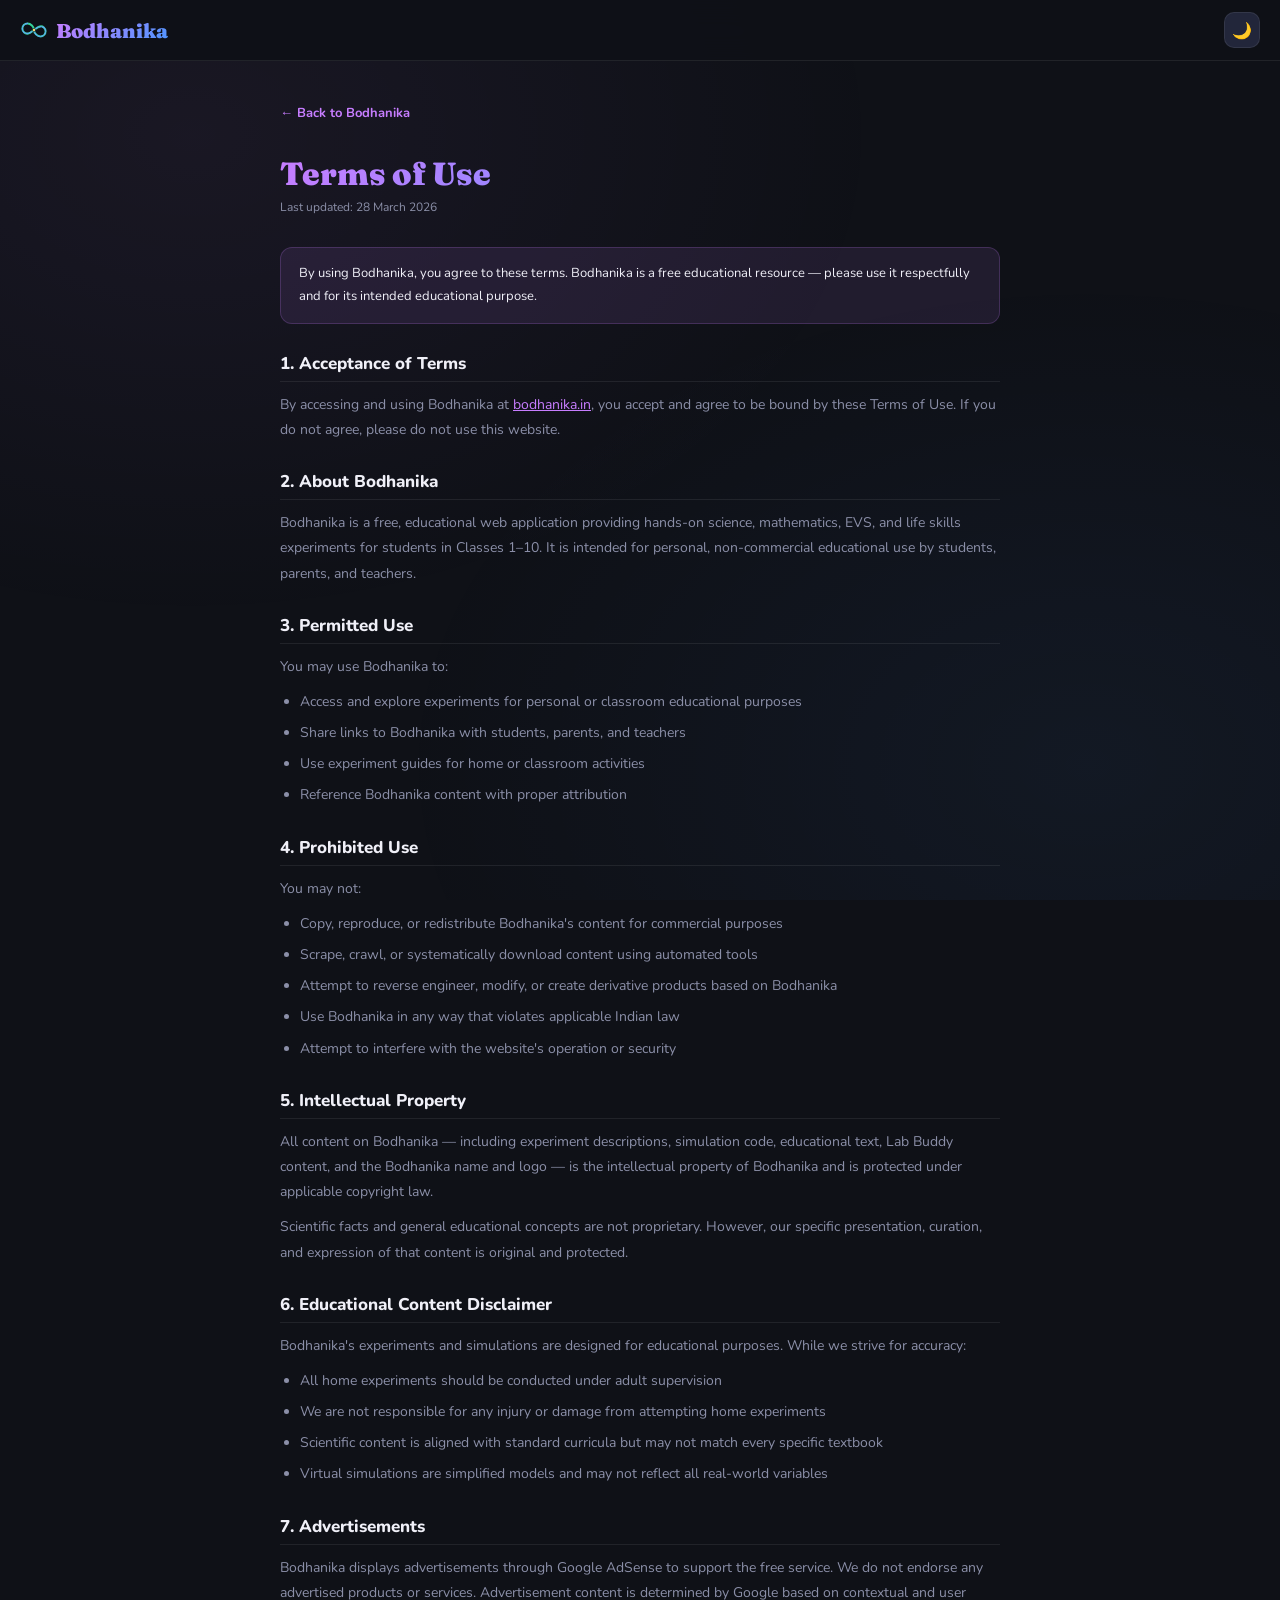
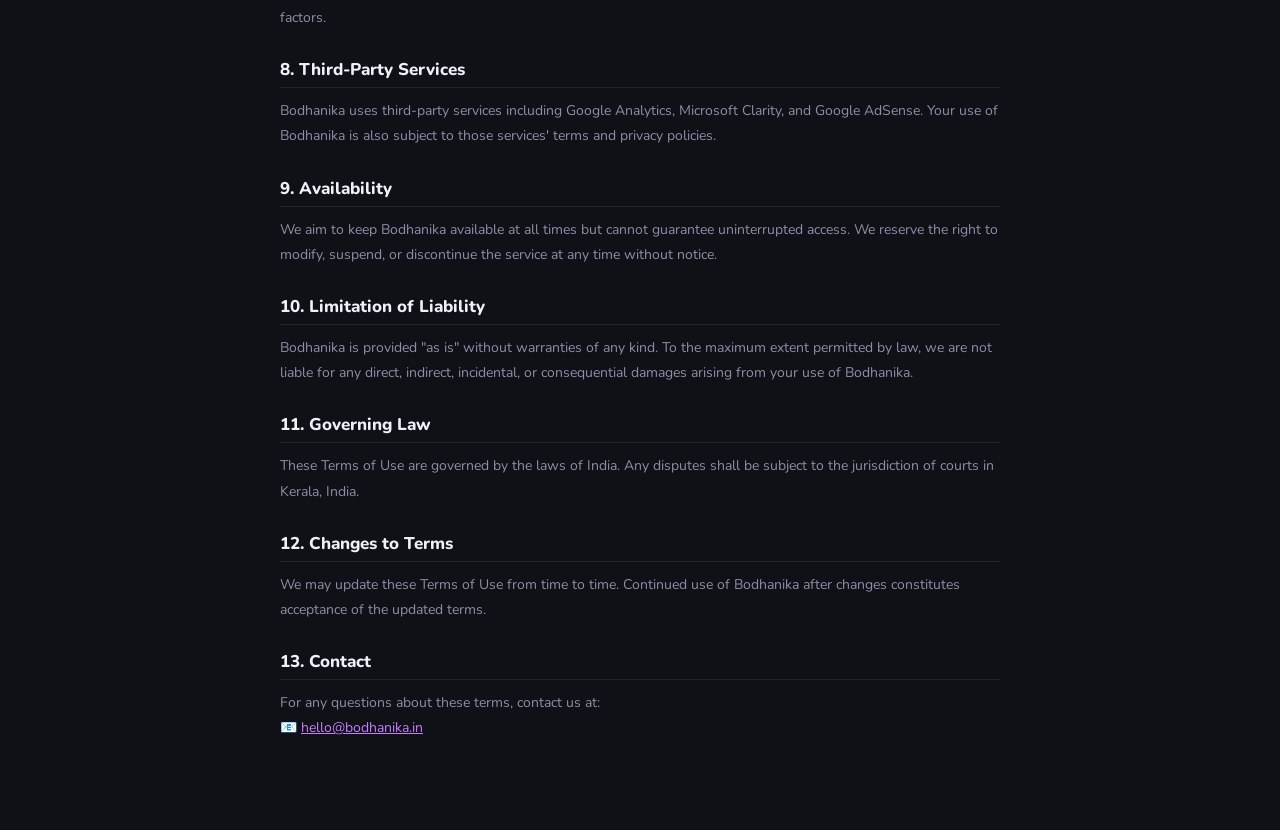
<file: terms.html>
<!DOCTYPE html>
<html lang="en" data-theme="dark">
<head>
<meta charset="UTF-8">
<meta name="viewport" content="width=device-width, initial-scale=1.0">
<title>Terms of Use — Bodhanika</title>
<meta name="description" content="Terms of Use for Bodhanika — Hands-On Experiments for Classes 1–10.">
<meta name="robots" content="index, follow">
<link rel="icon" href="data:image/svg+xml,<svg xmlns='http://www.w3.org/2000/svg' viewBox='0 0 100 100'><text y='.9em' font-size='90'>🔬</text></svg>">
<link rel="preconnect" href="https://fonts.googleapis.com">
<link href="https://fonts.googleapis.com/css2?family=Nunito:wght@400;600;700;800&family=Fraunces:wght@700;900&display=swap" rel="stylesheet">
<link rel="stylesheet" href="css/base.css">
<style>
  .page-wrap {
    max-width: 760px; margin: 0 auto;
    padding: 40px 20px 80px;
    position: relative; z-index: 5;
  }
  .back-link {
    display: inline-flex; align-items: center; gap: 6px;
    color: var(--acc); text-decoration: none;
    font-size: 13px; font-weight: 700; margin-bottom: 32px;
  }
  .back-link:hover { opacity: .8; }
  h1 {
    font-family: 'Fraunces', serif; font-size: 32px; font-weight: 900;
    background: linear-gradient(135deg, var(--acc), var(--life));
    -webkit-background-clip: text; -webkit-text-fill-color: transparent;
    margin-bottom: 6px;
  }
  .updated { font-size: 12px; color: var(--muted); margin-bottom: 32px; }
  h2 {
    font-size: 17px; font-weight: 800; color: var(--text);
    margin: 28px 0 10px; padding-bottom: 6px;
    border-bottom: 1px solid var(--border);
  }
  p, li {
    font-size: 14px; line-height: 1.8; color: var(--muted);
    margin-bottom: 10px;
  }
  ul { padding-left: 20px; margin-bottom: 10px; }
  li { margin-bottom: 6px; }
  a { color: var(--acc); }
  .highlight {
    background: var(--acc-dim); border: 1px solid rgba(199,125,255,.2);
    border-radius: 12px; padding: 14px 18px; margin: 16px 0;
    font-size: 13px; line-height: 1.8; color: var(--text);
  }
  header {
    position: sticky; top: 0; z-index: 100;
    background: rgba(15,17,23,0.92); backdrop-filter: blur(16px);
    border-bottom: 1px solid var(--border);
    padding: 12px 20px; display: flex; align-items: center; gap: 12px;
  }
  [data-theme="light"] header { background: rgba(245,246,250,0.95); }
  .logo {
    font-family: 'Fraunces', serif; font-size: 20px; font-weight: 900;
    background: linear-gradient(135deg, var(--acc), var(--life));
    -webkit-background-clip: text; -webkit-text-fill-color: transparent;
    text-decoration: none;
  }

  /* ── Light theme overrides ── */
  [data-theme="light"] h1 {
    background: linear-gradient(135deg, var(--acc), var(--life));
    -webkit-background-clip: text; -webkit-text-fill-color: transparent;
  }
  [data-theme="light"] h2 { color: var(--text); border-color: var(--border); }
  [data-theme="light"] p,
  [data-theme="light"] li { color: var(--muted); }
  [data-theme="light"] .highlight {
    background: var(--acc-dim);
    border-color: rgba(124,58,237,0.2);
    color: var(--text);
  }
  [data-theme="light"] .back-link { color: var(--acc); }
  [data-theme="light"] a { color: var(--acc); }
</style>
<script>
(function() {
  var saved = localStorage.getItem('bodhanika-theme') || 'dark';
  document.documentElement.setAttribute('data-theme', saved);
})();
</script>
</head>
<body>

<header>
  <a href="/" style="display:flex;align-items:center;gap:8px;text-decoration:none"><svg xmlns="http://www.w3.org/2000/svg" viewBox="0 0 512 512" width="28" height="28"><path d="M 256,256 C 256,196 194,136 138,136 C 82,136 44,182 44,232 C 44,292 96,334 150,320 C 198,308 230,268 256,256 C 282,244 314,204 362,192 C 418,178 468,222 468,280 C 468,330 430,374 374,374 C 318,374 256,314 256,256 Z" fill="none" stroke="#34D399" stroke-width="36" stroke-linecap="round" stroke-linejoin="round"/><path d="M 138,136 C 96,136 44,170 44,232 C 44,262 60,290 86,306 C 140,342 206,298 256,256 C 306,214 372,170 430,208 C 462,228 468,258 468,280 C 468,342 410,374 374,374 C 318,374 268,330 256,256" fill="none" stroke="#60A5FA" stroke-width="22" stroke-linecap="round" stroke-linejoin="round" stroke-dasharray="40,26"/><circle cx="256" cy="256" r="30" fill="var(--bg,#0d1b2a)"/><circle cx="256" cy="256" r="22" fill="#FCD34D"/><circle cx="256" cy="256" r="11" fill="#FFFBEB"/></svg><span class="logo">Bodhanika</span></a>
  <button id="themeBtn" onclick="toggleTheme()" title="Toggle theme"
    style="margin-left:auto;background:var(--surface2);border:1px solid var(--border);
    border-radius:10px;width:36px;height:36px;display:flex;align-items:center;
    justify-content:center;cursor:pointer;font-size:16px;flex-shrink:0;transition:all .18s">🌙</button>
</header>

<div class="page-wrap">
  <a href="/" class="back-link">← Back to Bodhanika</a>

  <h1>Terms of Use</h1>
  <div class="updated">Last updated: 28 March 2026</div>

  <div class="highlight">
    By using Bodhanika, you agree to these terms. Bodhanika is a free educational resource — please use it respectfully and for its intended educational purpose.
  </div>

  <h2>1. Acceptance of Terms</h2>
  <p>By accessing and using Bodhanika at <a href="https://bodhanika.in">bodhanika.in</a>, you accept and agree to be bound by these Terms of Use. If you do not agree, please do not use this website.</p>

  <h2>2. About Bodhanika</h2>
  <p>Bodhanika is a free, educational web application providing hands-on science, mathematics, EVS, and life skills experiments for students in Classes 1–10. It is intended for personal, non-commercial educational use by students, parents, and teachers.</p>

  <h2>3. Permitted Use</h2>
  <p>You may use Bodhanika to:</p>
  <ul>
    <li>Access and explore experiments for personal or classroom educational purposes</li>
    <li>Share links to Bodhanika with students, parents, and teachers</li>
    <li>Use experiment guides for home or classroom activities</li>
    <li>Reference Bodhanika content with proper attribution</li>
  </ul>

  <h2>4. Prohibited Use</h2>
  <p>You may not:</p>
  <ul>
    <li>Copy, reproduce, or redistribute Bodhanika's content for commercial purposes</li>
    <li>Scrape, crawl, or systematically download content using automated tools</li>
    <li>Attempt to reverse engineer, modify, or create derivative products based on Bodhanika</li>
    <li>Use Bodhanika in any way that violates applicable Indian law</li>
    <li>Attempt to interfere with the website's operation or security</li>
  </ul>

  <h2>5. Intellectual Property</h2>
  <p>All content on Bodhanika — including experiment descriptions, simulation code, educational text, Lab Buddy content, and the Bodhanika name and logo — is the intellectual property of Bodhanika and is protected under applicable copyright law.</p>
  <p>Scientific facts and general educational concepts are not proprietary. However, our specific presentation, curation, and expression of that content is original and protected.</p>

  <h2>6. Educational Content Disclaimer</h2>
  <p>Bodhanika's experiments and simulations are designed for educational purposes. While we strive for accuracy:</p>
  <ul>
    <li>All home experiments should be conducted under adult supervision</li>
    <li>We are not responsible for any injury or damage from attempting home experiments</li>
    <li>Scientific content is aligned with standard curricula but may not match every specific textbook</li>
    <li>Virtual simulations are simplified models and may not reflect all real-world variables</li>
  </ul>

  <h2>7. Advertisements</h2>
  <p>Bodhanika displays advertisements through Google AdSense to support the free service. We do not endorse any advertised products or services. Advertisement content is determined by Google based on contextual and user factors.</p>

  <h2>8. Third-Party Services</h2>
  <p>Bodhanika uses third-party services including Google Analytics, Microsoft Clarity, and Google AdSense. Your use of Bodhanika is also subject to those services' terms and privacy policies.</p>

  <h2>9. Availability</h2>
  <p>We aim to keep Bodhanika available at all times but cannot guarantee uninterrupted access. We reserve the right to modify, suspend, or discontinue the service at any time without notice.</p>

  <h2>10. Limitation of Liability</h2>
  <p>Bodhanika is provided "as is" without warranties of any kind. To the maximum extent permitted by law, we are not liable for any direct, indirect, incidental, or consequential damages arising from your use of Bodhanika.</p>

  <h2>11. Governing Law</h2>
  <p>These Terms of Use are governed by the laws of India. Any disputes shall be subject to the jurisdiction of courts in Kerala, India.</p>

  <h2>12. Changes to Terms</h2>
  <p>We may update these Terms of Use from time to time. Continued use of Bodhanika after changes constitutes acceptance of the updated terms.</p>

  <h2>13. Contact</h2>
  <p>For any questions about these terms, contact us at:<br>
  📧 <a href="mailto:hello@bodhanika.in">hello@bodhanika.in</a></p>

</div>

</body>
</html>
</file>
<file: css/base.css>
/* base.css — variables, reset, theme, animations */

/* ── Dark theme (default) ── */
:root,
[data-theme="dark"] {
  --bg:       #0F1117;
  --surface:  #1A1D27;
  --surface2: #22263A;
  --border:   rgba(255,255,255,0.08);
  --text:     #F0F0F8;
  --muted:    #8B8FA8;
  --shadow:   rgba(0,0,0,0.4);

  --sci:      #FF6B6B;  --sci-dim:  rgba(255,107,107,0.13);
  --math:     #FFD93D;  --math-dim: rgba(255,217,61,0.13);
  --evs:      #6BCB77;  --evs-dim:  rgba(107,203,119,0.13);
  --life:     #4D96FF;  --life-dim: rgba(77,150,255,0.13);
  --acc:      #C77DFF;  --acc-dim:  rgba(199,125,255,0.10);

  --ambient1: rgba(199,125,255,0.06);
  --ambient2: rgba(77,150,255,0.06);
}

/* ── Light theme ── */
[data-theme="light"] {
  --bg:       #F5F6FA;
  --surface:  #FFFFFF;
  --surface2: #EDEEF5;
  --border:   rgba(0,0,0,0.10);
  --text:     #1A1D27;
  --muted:    #6B6F85;
  --shadow:   rgba(0,0,0,0.10);

  --sci:      #D94F4F;  --sci-dim:  rgba(217,79,79,0.10);
  --math:     #B8960A;  --math-dim: rgba(184,150,10,0.10);
  --evs:      #3A8F48;  --evs-dim:  rgba(58,143,72,0.10);
  --life:     #2563EB;  --life-dim: rgba(37,99,235,0.10);
  --acc:      #7C3AED;  --acc-dim:  rgba(124,58,237,0.10);

  --ambient1: rgba(124,58,237,0.04);
  --ambient2: rgba(37,99,235,0.04);
}

*,*::before,*::after { margin:0; padding:0; box-sizing:border-box; }
html { scroll-behavior:smooth; }

body {
  font-family:'Nunito',sans-serif;
  background:var(--bg);
  color:var(--text);
  min-height:100vh;
  overflow-x:hidden;
  transition:background .25s, color .25s;
}
body::before {
  content:'';
  position:fixed; inset:0;
  background:
    radial-gradient(ellipse at 15% 15%, var(--ambient1) 0%, transparent 45%),
    radial-gradient(ellipse at 85% 85%, var(--ambient2) 0%, transparent 45%);
  pointer-events:none; z-index:0;
  transition:background .25s;
}

/* Tags */
.tag { font-size:10px;font-weight:800;letter-spacing:.7px;text-transform:uppercase;padding:2px 8px;border-radius:12px; }
.tag-sci  { background:var(--sci-dim);  color:var(--sci);  }
.tag-math { background:var(--math-dim); color:var(--math); }
.tag-evs  { background:var(--evs-dim);  color:var(--evs);  }
.tag-life { background:var(--life-dim); color:var(--life); }
.tag-cls  { background:var(--surface2); color:var(--muted);}
.tag-mode { background:var(--acc-dim);  color:var(--acc);  }

.hidden { display:none !important; }

::-webkit-scrollbar       { width:6px; height:6px; }
::-webkit-scrollbar-track { background:var(--surface); }
::-webkit-scrollbar-thumb { background:var(--border); border-radius:3px; }

@keyframes fadeUp  { from{opacity:0;transform:translateY(14px)} to{opacity:1;transform:translateY(0)} }
@keyframes slideUp { from{opacity:0;transform:translateY(24px)} to{opacity:1;transform:translateY(0)} }
@keyframes fadeIn  { from{opacity:0} to{opacity:1} }
@keyframes spin    { to{transform:rotate(360deg)} }
@keyframes shimmer { 0%,100%{opacity:.6} 50%{opacity:1} }

@keyframes pulse   { 0%,100%{transform:scale(1)} 50%{transform:scale(1.08)} }
@keyframes bounce  { 0%,100%{transform:translateY(0)} 50%{transform:translateY(-8px)} }
@keyframes glow    { 0%,100%{filter:drop-shadow(0 0 8px currentColor)} 50%{filter:drop-shadow(0 0 20px currentColor)} }

/* ══════════════════════════════════════════
   FAVOURITES — heart button + My Lab drawer
   ══════════════════════════════════════════ */

/* Heart button on each grid card */
.fav-btn {
  position: absolute;
  top: 8px; right: 8px;
  width: 28px; height: 28px;
  border-radius: 50%;
  border: none;
  background: rgba(0,0,0,0.32);
  backdrop-filter: blur(6px);
  -webkit-backdrop-filter: blur(6px);
  color: rgba(255,255,255,0.7);
  font-size: 14px;
  line-height: 1;
  cursor: pointer;
  display: flex; align-items: center; justify-content: center;
  transition: background .15s, transform .15s;
  z-index: 2;
}
.fav-btn:hover { background: rgba(255,255,255,0.18); transform: scale(1.12); }
.fav-btn.fav-on { color: #f43f5e; background: rgba(244,63,94,0.2); }
.fav-btn.fav-on:hover { background: rgba(244,63,94,0.3); }
.exp-card { position: relative; }
[data-theme="light"] .fav-btn { background: rgba(0,0,0,0.1); color: rgba(0,0,0,0.35); }

/* Header My Lab toggle button */
.mylab-toggle-btn {
  position: relative;
  display: flex; align-items: center; justify-content: center;
}
.mylab-hrt { font-size: 16px; line-height: 1; transition: color .2s; }
.mylab-badge {
  position: absolute;
  top: -2px; right: -3px;
  min-width: 16px; height: 16px;
  background: #f43f5e;
  color: white;
  font-size: 9px; font-weight: 800;
  border-radius: 8px;
  display: flex; align-items: center; justify-content: center;
  padding: 0 3px;
  border: 1.5px solid var(--bg);
  pointer-events: none;
}

/* ── My Lab slide-in drawer ── */
.mylab-backdrop {
  display: none;
  position: fixed; inset: 0; z-index: 150;
  background: rgba(0,0,0,0);
  transition: background .25s;
}
.mylab-backdrop.open {
  display: block;
  background: rgba(0,0,0,0.45);
}

.mylab-drawer {
  position: fixed;
  top: 0; right: 0; bottom: 0;
  width: min(340px, 90vw);
  z-index: 160;
  transform: translateX(100%);
  transition: transform .28s cubic-bezier(.4,0,.2,1);
  display: flex; flex-direction: column;
}
.mylab-drawer.open { transform: translateX(0); }

.mylab-drawer-inner {
  flex: 1;
  display: flex; flex-direction: column;
  background: var(--surface);
  border-left: 1.5px solid var(--border);
  height: 100%;
  overflow: hidden;
}

.mylab-drawer-hdr {
  display: flex; align-items: center; justify-content: space-between;
  padding: 18px 18px 14px;
  font-family: 'DM Serif Display','Fraunces',serif;
  font-size: 18px;
  color: #f43f5e;
  border-bottom: 1px solid var(--border);
  flex-shrink: 0;
}
.mylab-close-btn {
  background: var(--surface2); border: 1px solid var(--border);
  border-radius: 50%; width: 28px; height: 28px;
  display: flex; align-items: center; justify-content: center;
  cursor: pointer; font-size: 13px; color: var(--muted);
  transition: all .15s;
}
.mylab-close-btn:hover { background: var(--border); color: var(--text); }

.mylab-drawer-body {
  flex: 1; overflow-y: auto;
  padding: 14px;
}
.mylab-drawer-body::-webkit-scrollbar { width: 4px; }
.mylab-drawer-body::-webkit-scrollbar-thumb { background: var(--border); border-radius: 2px; }

.mylab-empty {
  text-align: center;
  padding: 50px 20px;
  color: var(--muted);
  font-size: 13px;
  line-height: 1.8;
}

/* Cards inside drawer — 2-column compact grid */
.mylab-grid {
  display: grid;
  grid-template-columns: 1fr 1fr;
  gap: 10px;
}
.mylab-grid .exp-card .card-desc  { display: none; }
.mylab-grid .exp-card .card-top   { padding: 14px 10px; font-size: 28px; }
.mylab-grid .exp-card .card-title { font-size: 12px; font-weight: 700; -webkit-line-clamp: 2; }
.mylab-grid .exp-card .card-meta  { gap: 3px; }
.mylab-grid .exp-card .tag        { font-size: 9px; padding: 1px 5px; }

/* Prevent body scroll when drawer open */
body.drawer-open { overflow: hidden; }


/* ══════════════════════════════════════════
   FULLSCREEN — entire modal goes fullscreen
   ══════════════════════════════════════════ */

/* FS button in modal header (sits next to ✕) */
.fs-modal-btn {
  display: flex; align-items: center; justify-content: center;
}
.fs-modal-btn svg { pointer-events: none; }

/* When overlay itself is fullscreen — expand everything to fill screen */
#overlay:fullscreen,
#overlay:-webkit-full-screen,
#overlay:-moz-full-screen {
  background: rgba(0,0,0,0.96) !important;
  padding: 0 !important;
  align-items: stretch !important;
  justify-content: stretch !important;
}
#overlay:fullscreen .modal,
#overlay:-webkit-full-screen .modal,
#overlay:-moz-full-screen .modal {
  max-width: 100% !important;
  max-height: 100% !important;
  height: 100% !important;
  border-radius: 0 !important;
  border: none !important;
}
/* Canvas fills available space in fullscreen */
#overlay:fullscreen canvas,
#overlay:-webkit-full-screen canvas,
#overlay:-moz-full-screen canvas {
  max-height: 70vh;
  width: 100% !important;
  object-fit: contain;
}

/* Modal wider on tablet and desktop */
@media (min-width: 768px) {
  .modal { max-width: 720px; }
}
@media (min-width: 1024px) {
  .modal { max-width: 860px; }
}
</file>
<file: css/layout.css>
/* layout.css — header, navbars, grid, cards, footer */

/* ── Header ── */
header {
  position:sticky; top:0; z-index:100;
  background:rgba(15,17,23,0.92);
  backdrop-filter:blur(16px);
  -webkit-backdrop-filter:blur(16px);
  border-bottom:1px solid var(--border);
  padding:10px 18px;
  display:flex; align-items:center; gap:10px; flex-wrap:nowrap;
  transition:background .25s, border-color .25s;
  overflow:hidden;
}
[data-theme="light"] header {
  background:rgba(245,246,250,0.95);
}

/* ── Logo ── */
.logo-wrap { display:flex; align-items:center; gap:10px; flex-shrink:0; min-width:0; }
.wordmark  { display:flex; flex-direction:column; gap:0px; }

.logo {
  font-family:'DM Serif Display', 'Fraunces', Georgia, serif;
  font-size:26px;
  font-weight:400;          /* DM Serif Display is already bold at 400 */
  line-height:1;
  letter-spacing:-0.5px;
}
.logo-bod {
  color: var(--text);
}
.logo-nika {
  /* slightly lighter — two-tone wordmark */
  color: #34D399;
}
.logo-sub {
  font-family: 'Nunito', sans-serif;
  font-size:8.5px;
  color: var(--muted);
  font-weight:700;
  letter-spacing:3px;
  text-transform:uppercase;
  margin-top:3px;
  opacity:0.7;
}
[data-theme="light"] .logo-sub { opacity:0.55; }

/* ── Header right ── */
.hdr-right { margin-left:auto; display:flex; gap:6px; align-items:center; min-width:0; overflow:hidden; }

.search-wrap {
  position: relative;
  display: flex;
  align-items: center;
  flex-shrink: 1;
  min-width: 0;
}
.search-box {
  background:var(--surface2); border:1px solid var(--border); border-radius:10px;
  padding:7px 32px 7px 12px; color:var(--text); font-family:'Nunito',sans-serif;
  font-size:13px; width:190px; min-width:0; flex-shrink:1; outline:none; transition:border-color .18s, background .25s;
}
.search-box::placeholder { color:var(--muted); }
.search-box:focus { border-color:var(--acc); }
.search-clear {
  position: absolute;
  right: 8px;
  top: 50%;
  transform: translateY(-50%);
  background: none;
  border: none;
  color: var(--muted);
  font-size: 12px;
  cursor: pointer;
  padding: 0;
  width: 18px; height: 18px;
  display: flex; align-items: center; justify-content: center;
  border-radius: 50%;
  transition: background .15s, color .15s;
  line-height: 1;
  z-index: 2;
}
.search-clear:hover { background: var(--surface2); color: var(--text); }
@media (max-width: 600px) {
  .logo-sub { display: none; }
  .search-box { width: 130px; font-size:12px; padding:6px 26px 6px 9px; }
  header { padding: 8px 12px; gap:6px; }
}
@media (max-width: 400px) {
  .logo { font-size: 18px; }
  .search-box { width: 100px; }
  .theme-btn { width:30px; height:30px; }
}

/* ── Theme toggle button ── */
.theme-btn {
  background:var(--surface2); border:1px solid var(--border);
  border-radius:10px; width:36px; height:36px;
  display:flex; align-items:center; justify-content:center;
  cursor:pointer; font-size:16px; transition:all .18s;
  flex-shrink:0;
}
.theme-btn:hover { border-color:var(--acc); background:var(--acc-dim); }

/* ── Class tab strip ── */
.class-nav {
  position:sticky; top:55px; z-index:90;
  background:rgba(15,17,23,0.95); backdrop-filter:blur(12px);
  border-bottom:1px solid var(--border);
  overflow-x:auto; white-space:nowrap;
  padding:8px 16px; display:flex; gap:6px;
  scrollbar-width:none;
}
[data-theme="light"] .class-nav { background:rgba(245,246,250,0.97); }
.class-nav::-webkit-scrollbar { display:none; }

.ctab {
  display:inline-flex; align-items:center;
  padding:5px 13px; border-radius:20px;
  border:1.5px solid var(--border); background:var(--surface);
  color:var(--muted); font-size:12px; font-weight:800;
  cursor:pointer; transition:all .18s; white-space:nowrap;
}
.ctab:hover, .ctab.active { background:var(--acc-dim); border-color:var(--acc); color:var(--acc); }

/* ── Subject filter strip ── */
.sub-nav {
  position:sticky; top:99px; z-index:89;
  background:rgba(15,17,23,0.92); backdrop-filter:blur(10px);
  border-bottom:1px solid var(--border);
  padding:7px 16px; display:flex; gap:6px; flex-wrap:wrap;
}
[data-theme="light"] .sub-nav { background:rgba(245,246,250,0.97); }

.stab {
  padding:5px 13px; border-radius:20px;
  border:1.5px solid var(--border); background:var(--surface);
  color:var(--muted); font-size:12px; font-weight:800;
  cursor:pointer; transition:all .18s;
}
.stab:hover, .stab.active                 { border-color:var(--acc);  color:var(--acc);  background:var(--acc-dim);  }
.stab[data-s="Science"].active            { border-color:var(--sci);  color:var(--sci);  background:var(--sci-dim);  }
.stab[data-s="Maths"].active              { border-color:var(--math); color:var(--math); background:var(--math-dim); }
.stab[data-s="EVS"].active                { border-color:var(--evs);  color:var(--evs);  background:var(--evs-dim);  }
.stab[data-s="Life Skills"].active        { border-color:var(--life); color:var(--life); background:var(--life-dim); }

/* Tips mode hidden class */
.tips-hidden { display: none !important; }

/* ── Maths mode toggle ── */
.maths-mode-wrap {
  display: flex;
  margin-left: auto;
  align-items: center;
}
.maths-mode-toggle {
  display: flex;
  background: var(--surface2);
  border: 1.5px solid var(--border);
  border-radius: 20px;
  overflow: hidden;
  padding: 2px;
  gap: 2px;
}
.mmt-btn {
  padding: 4px 12px;
  border-radius: 16px;
  border: none;
  background: transparent;
  color: var(--muted);
  font-family: 'Nunito', sans-serif;
  font-size: 11px;
  font-weight: 800;
  cursor: pointer;
  transition: all .18s;
  white-space: nowrap;
}
.mmt-btn.active {
  background: var(--math);
  color: white;
}
.mmt-btn:not(.active):hover {
  color: var(--math);
}

/* Tips cards — distinct style from experiment cards */
.tip-card {
  background: linear-gradient(135deg, rgba(255,217,61,.08), rgba(255,217,61,.03));
  border: 1.5px solid rgba(255,217,61,.25);
  border-radius: 16px;
  cursor: pointer;
  transition: transform .18s, border-color .2s, box-shadow .2s;
  overflow: hidden;
  display: flex;
  flex-direction: column;
  position: relative;
}
.tip-card:hover {
  transform: translateY(-3px);
  border-color: var(--math);
  box-shadow: 0 8px 24px rgba(255,217,61,.15);
}
.tip-card .card-top {
  background: linear-gradient(135deg, rgba(255,217,61,.18), rgba(255,180,0,.1));
  padding: 20px 16px;
  text-align: center;
  font-size: 44px;
  position: relative;
}
.tip-badge {
  position: absolute;
  top: 8px; left: 8px;
  background: var(--math);
  color: #1a0a00;
  font-size: 9px;
  font-weight: 900;
  padding: 2px 7px;
  border-radius: 10px;
  letter-spacing: .5px;
  text-transform: uppercase;
}

/* ── Experiment grid ── */
.grid {
  position:relative; z-index:5;
  display:grid;
  grid-template-columns:repeat(auto-fill,minmax(270px,1fr));
  gap:14px;
  padding:16px 16px 80px;
  max-width:1200px; margin:0 auto;
}

/* ── Experiment card ── */
.exp-card {
  background:var(--surface);
  border:1.5px solid var(--border);
  border-radius:16px; overflow:hidden;
  cursor:pointer;
  transition:transform .18s, border-color .18s, box-shadow .18s, background .25s;
  animation:fadeUp .4s ease both;
}
.exp-card:hover                       { transform:translateY(-3px); }
.exp-card[data-s="Science"]:hover     { border-color:var(--sci);  box-shadow:0 8px 28px rgba(255,107,107,.15); }
.exp-card[data-s="Maths"]:hover       { border-color:var(--math); box-shadow:0 8px 28px rgba(255,217,61,.15);  }
.exp-card[data-s="EVS"]:hover         { border-color:var(--evs);  box-shadow:0 8px 28px rgba(107,203,119,.15); }
.exp-card[data-s="Life Skills"]:hover { border-color:var(--life); box-shadow:0 8px 28px rgba(77,150,255,.15);  }

.card-top {
  height:88px; display:flex; align-items:center; justify-content:center;
  font-size:42px; position:relative; overflow:hidden;
}
.card-top::after {
  content:''; position:absolute; inset:0;
  background:linear-gradient(to bottom,transparent 40%,var(--surface));
  pointer-events:none;
}
.card-body   { padding:12px 14px 14px; }
.card-meta   { display:flex; gap:5px; align-items:center; margin-bottom:7px; flex-wrap:wrap; }
.tag-mode    { margin-left:auto; }
.card-title  { font-size:15px; font-weight:800; margin-bottom:4px; line-height:1.3; }
.card-desc   { font-size:12px; color:var(--muted); line-height:1.6; }
.card-ncert  { margin-top:8px; font-size:10px; color:var(--muted); display:flex; align-items:center; gap:4px; }
.card-ncert::before { content:'📖'; }

/* ── Empty state ── */
.empty-state { grid-column:1/-1; text-align:center; padding:60px 20px; color:var(--muted); }
.empty-state .big { font-size:48px; margin-bottom:10px; }

/* ── Footer ── */
.site-footer {
  position:relative; z-index:5;
  border-top:1px solid var(--border);
  padding:36px 20px;
  text-align:center;
  color:var(--muted);
  font-size:12px;
  line-height:2;
  background:var(--surface);
}
.footer-logo {
  font-family:'DM Serif Display','Fraunces',Georgia,serif;
  font-size:22px; font-weight:400;
  margin-bottom:4px;
}
.footer-tagline {
  font-size:13px; color:var(--text); font-weight:700; margin-bottom:10px;
}
.footer-desc {
  max-width:520px; margin:0 auto 14px;
  font-size:12px; line-height:1.8;
}
.footer-tags {
  display:flex; flex-wrap:wrap; gap:6px;
  justify-content:center; margin-bottom:16px;
}
.footer-copy {
  font-size:11px; color:var(--muted); opacity:.8;
}
</file>
<file: css/modal.css>
/* modal.css — overlay, modal shell, mode toggle, simulation UI, home-mode sections */
.overlay{position:fixed;inset:0;z-index:200;background:rgba(0,0,0,0.75);backdrop-filter:blur(10px);display:none;align-items:center;justify-content:center;padding:12px;animation:fadeIn .2s ease;}
.overlay.open{display:flex;}
.modal{background:var(--surface);border:1.5px solid var(--border);border-radius:20px;width:100%;max-width:620px;max-height:92vh;overflow-y:auto;animation:slideUp .28s ease both;}
.modal::-webkit-scrollbar{width:5px;}
.modal::-webkit-scrollbar-thumb{background:var(--border);border-radius:3px;}
.modal-hdr{padding:20px 20px 0;display:flex;gap:12px;align-items:flex-start;}
.m-icon{font-size:40px;line-height:1;flex-shrink:0;}
.m-titles{flex:1;}
.m-title{font-family:'Fraunces',serif;font-size:20px;font-weight:900;line-height:1.2;margin-bottom:6px;}
.m-tags{display:flex;gap:5px;flex-wrap:wrap;}
.m-close{background:var(--surface2);border:1px solid var(--border);border-radius:50%;width:30px;height:30px;display:flex;align-items:center;justify-content:center;cursor:pointer;font-size:14px;color:var(--muted);flex-shrink:0;transition:all .18s;}
.m-close:hover{background:var(--sci-dim);color:var(--sci);}
.mode-toggle{display:flex;margin:14px 20px 0;background:var(--surface2);border:1px solid var(--border);border-radius:12px;overflow:hidden;}
.mbtn{flex:1;padding:9px;background:none;border:none;font-family:'Nunito',sans-serif;font-size:13px;font-weight:700;color:var(--muted);cursor:pointer;transition:all .18s;}
.mbtn.active{background:var(--acc);color:white;}
.modal-body{padding:16px 20px 22px;}
.sim-box{background:var(--surface2);border:1px solid var(--border);border-radius:14px;padding:16px;margin-bottom:14px;min-height:200px;display:flex;flex-direction:column;align-items:center;justify-content:center;gap:12px;}
.sim-label{font-size:11px;font-weight:800;color:var(--muted);text-transform:uppercase;letter-spacing:.8px;}
.ctrl-row{display:flex;gap:8px;align-items:center;flex-wrap:wrap;justify-content:center;}
.cbtn{padding:7px 13px;border-radius:10px;border:1.5px solid var(--border);background:var(--surface);color:var(--text);font-family:'Nunito',sans-serif;font-size:12px;font-weight:700;cursor:pointer;transition:all .18s;}
.cbtn:hover{border-color:var(--acc);color:var(--acc);background:var(--acc-dim);}
.cbtn.active-sci{border-color:var(--sci);color:var(--sci);background:var(--sci-dim);}
.cbtn.active-math{border-color:var(--math);color:var(--math);background:var(--math-dim);}
.cbtn.active-evs{border-color:var(--evs);color:var(--evs);background:var(--evs-dim);}
.cbtn.active-life{border-color:var(--life);color:var(--life);background:var(--life-dim);}
.slide{
  -webkit-appearance:none;appearance:none;
  height:8px;border-radius:8px;
  /* Fallback bg — the track pseudo-element overrides this on webkit */
  background:transparent;
  outline:none;cursor:pointer;width:100%;
  border:none;
  vertical-align:middle;
}
/* ── Webkit track — THIS is the visible track ── */
.slide::-webkit-slider-runnable-track{
  height:8px;border-radius:8px;
  /* Gradient: filled left (acc), unfilled right (surface2) */
  background:linear-gradient(
    to right,
    var(--acc) var(--val,40%),
    var(--surface2) var(--val,40%)
  );
}
[data-theme="light"] .slide::-webkit-slider-runnable-track{
  background:linear-gradient(
    to right,
    var(--acc) var(--val,40%),
    rgba(0,0,0,0.12) var(--val,40%)
  );
}
/* ── Webkit thumb ── */
.slide::-webkit-slider-thumb{
  -webkit-appearance:none;
  width:22px;height:22px;border-radius:50%;
  background:var(--acc);
  border:none;
  box-shadow:0 2px 10px rgba(0,0,0,0.32);
  cursor:pointer;
  transition:transform .12s,box-shadow .12s;
  margin-top:-7px;
}
.slide::-webkit-slider-thumb:hover{
  box-shadow:0 3px 16px rgba(0,0,0,0.4);
  transform:scale(1.1);
}
.slide::-webkit-slider-thumb:active{ cursor:grabbing; transform:scale(1.18); }
/* ── Firefox ── */
.slide::-moz-range-track{
  height:8px;border-radius:8px;
  background:var(--surface2);
}
[data-theme="light"] .slide::-moz-range-track{ background:rgba(0,0,0,0.12); }
.slide::-moz-range-progress{
  height:8px;border-radius:8px;
  background:var(--acc);
}
.slide::-moz-range-thumb{
  width:22px;height:22px;border-radius:50%;
  background:var(--acc);border:none;
  box-shadow:0 2px 10px rgba(0,0,0,0.32);
  cursor:pointer;
}
.h-section{margin-bottom:14px;}
.h-section h4{font-size:11px;font-weight:800;text-transform:uppercase;letter-spacing:.8px;color:var(--muted);margin-bottom:8px;}
.mats{display:flex;flex-wrap:wrap;gap:6px;}
.mat{background:var(--surface2);border:1px solid var(--border);border-radius:8px;padding:5px 10px;font-size:12px;font-weight:600;}
.steps-ol{list-style:none;}
.steps-ol li{display:flex;gap:10px;padding:8px 0;border-bottom:1px solid var(--border);font-size:13px;line-height:1.65;color:var(--text);}
.steps-ol li:last-child{border:none;}
.snum{width:24px;height:24px;border-radius:50%;background:var(--acc);color:white;display:flex;align-items:center;justify-content:center;font-size:11px;font-weight:800;flex-shrink:0;margin-top:2px;}
.why-box{background:var(--acc-dim);border:1px solid rgba(199,125,255,.2);border-radius:12px;padding:13px 15px;margin-top:12px;}
.why-box h4{color:var(--acc);font-size:12px;font-weight:800;margin-bottom:5px;}
.why-box p{font-size:13px;line-height:1.7;color:var(--text);}
.buddy{background:rgba(199,125,255,.06);border:1px solid rgba(199,125,255,.15);border-radius:12px;padding:12px 14px;margin-top:14px;display:flex;gap:10px;align-items:flex-start;}
.buddy-av{font-size:20px;flex-shrink:0;}
.buddy-n{font-size:10px;font-weight:800;color:var(--acc);text-transform:uppercase;letter-spacing:.8px;margin-bottom:3px;}
.buddy-t{font-size:12px;line-height:1.7;}

/* ── Light theme modal adjustments ── */
[data-theme="light"] .overlay { background:rgba(0,0,0,0.5); }
[data-theme="light"] .sim-box { background:var(--surface2); }
[data-theme="light"] .why-box { background:var(--acc-dim); }
[data-theme="light"] .buddy   { background:rgba(124,58,237,0.06); border-color:rgba(124,58,237,0.15); }
[data-theme="light"] .m-close:hover { background:var(--sci-dim); }

/* Share button in modal header */
.m-share {
  display: flex;
  align-items: center;
  gap: 4px;
  padding: 5px 10px;
  border-radius: 8px;
  border: 1px solid var(--border);
  background: var(--surface2);
  color: var(--muted);
  font-family: 'Nunito', sans-serif;
  font-size: 11px;
  font-weight: 800;
  cursor: pointer;
  white-space: nowrap;
  transition: all .15s;
  flex-shrink: 0;
}
.m-share:hover {
  background: var(--acc-dim);
  color: var(--acc);
  border-color: var(--acc);
}
</file>
